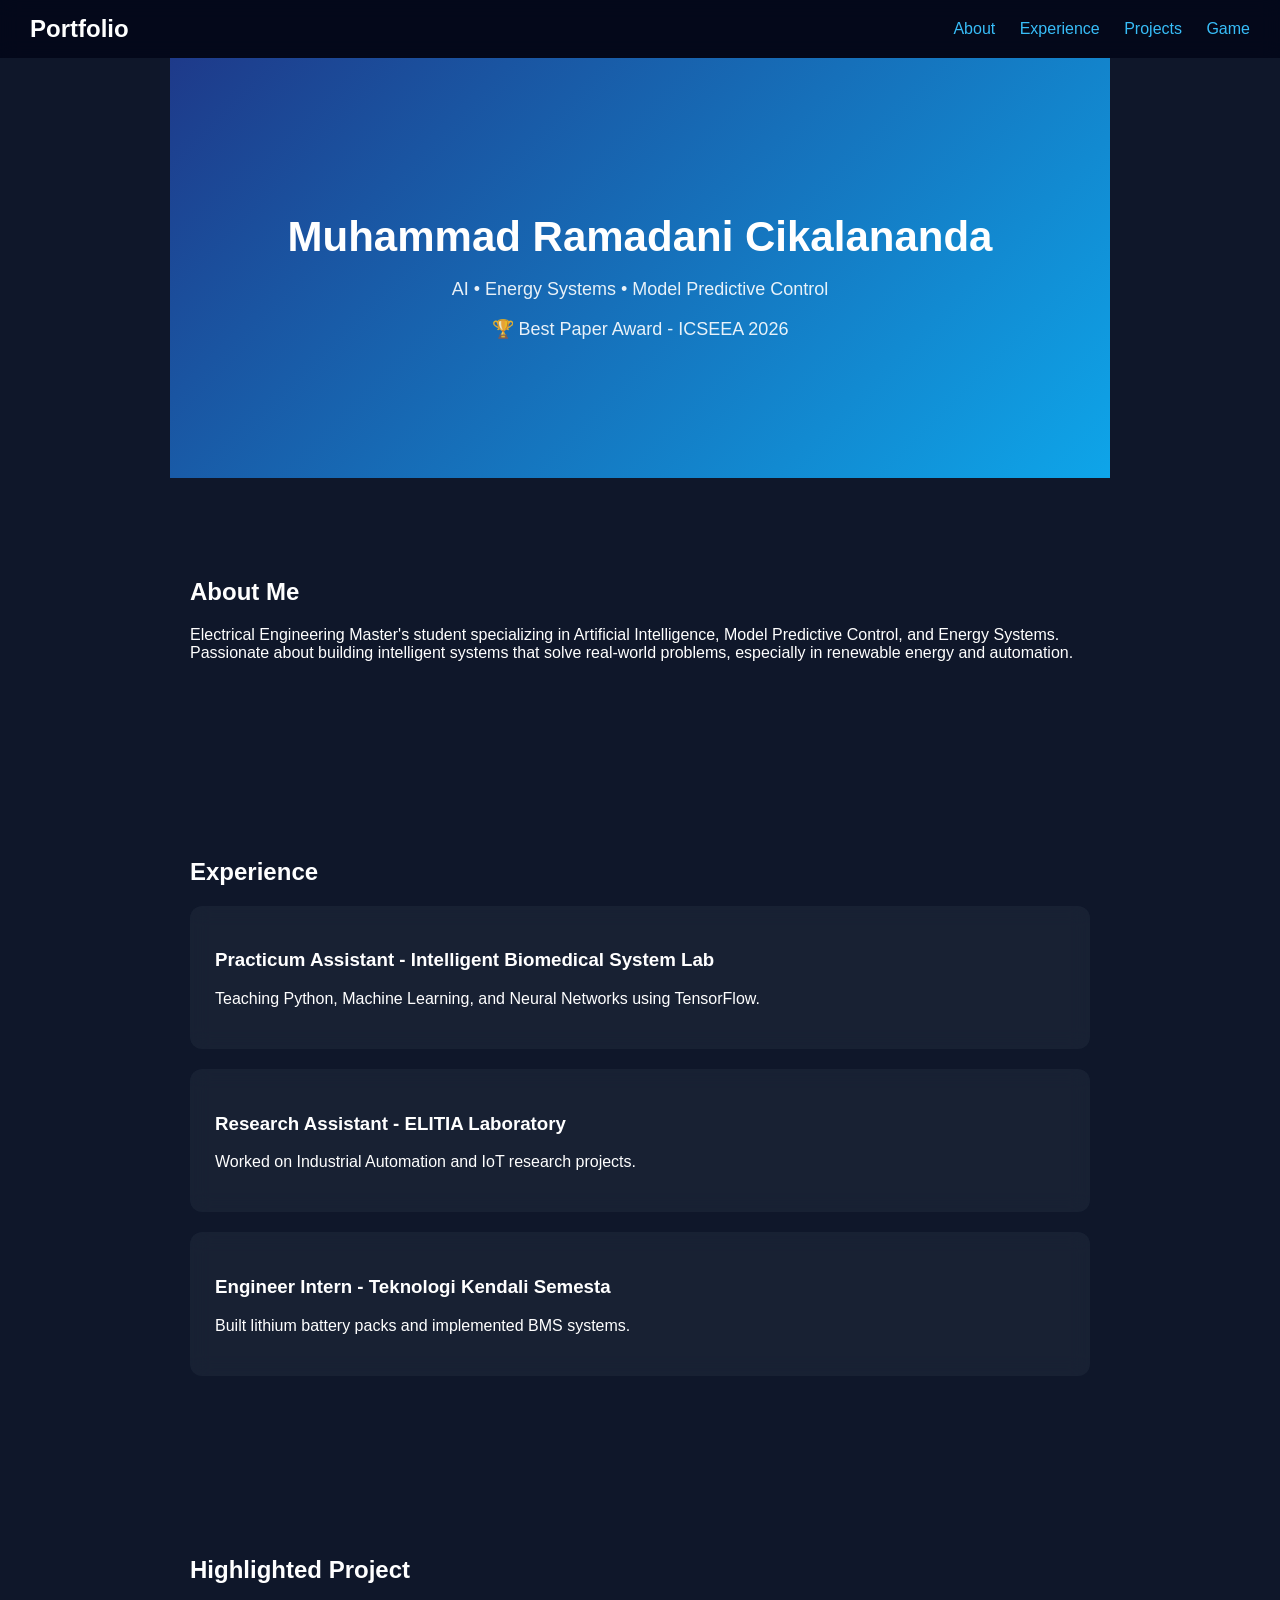
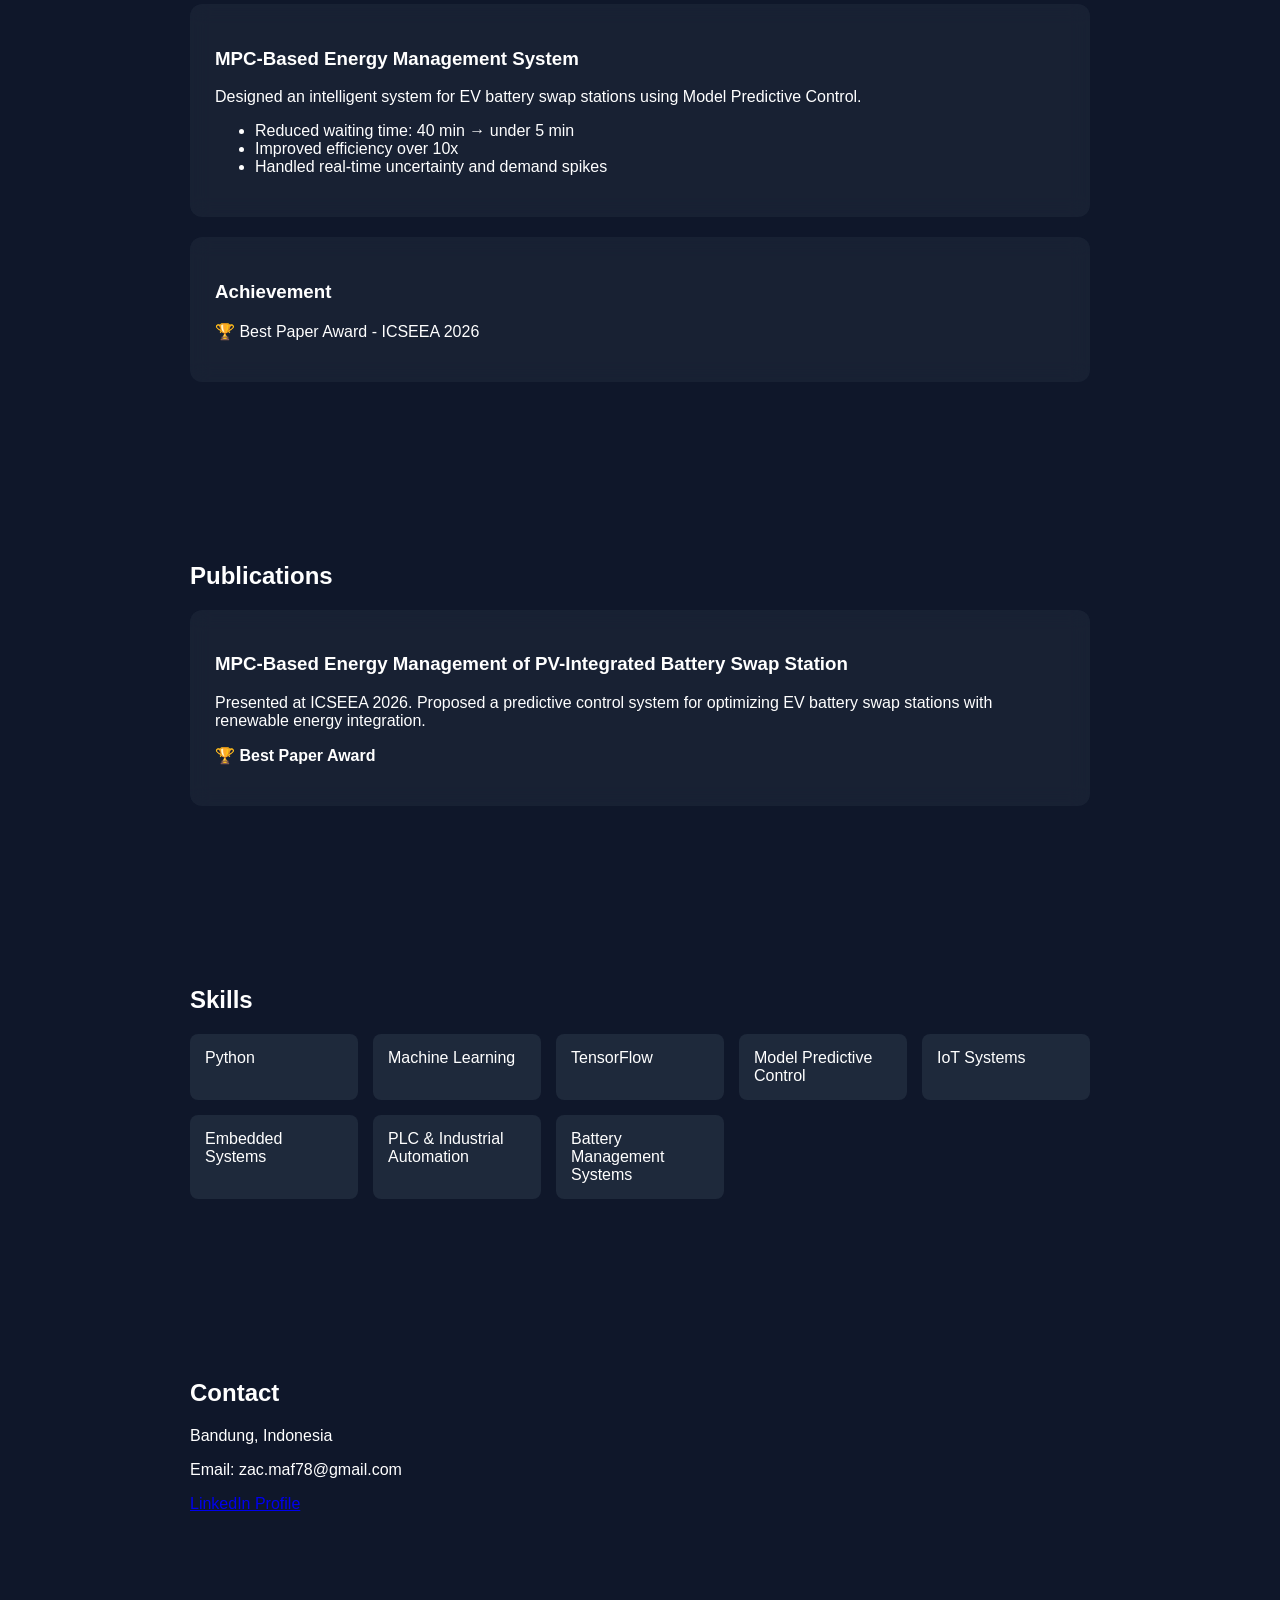
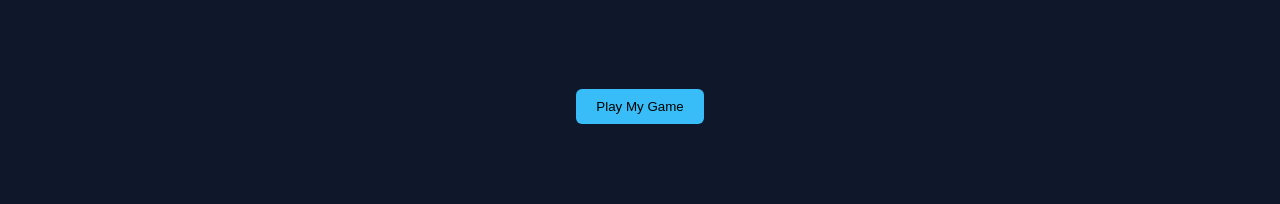
<file: index.html>
<!doctype html>
<html>
  <head>
    <title>Ramadani Portfolio</title>
    <link rel="stylesheet" href="style.css" />
  </head>
  <body>
    <nav>
      <h2>Portfolio</h2>
      <div>
        <a href="#about">About</a>
        <a href="#experience">Experience</a>
        <a href="#projects">Projects</a>
        <a href="#game">Game</a>
      </div>
    </nav>

    <section class="hero">
      <h1>Muhammad Ramadani Cikalananda</h1>
      <p>AI • Energy Systems • Model Predictive Control</p>
      <p>🏆 Best Paper Award - ICSEEA 2026</p>
    </section>

    <section class="hidden" id="about">
      <h2>About Me</h2>
      <p>
        Electrical Engineering Master's student specializing in Artificial
        Intelligence, Model Predictive Control, and Energy Systems. Passionate
        about building intelligent systems that solve real-world problems,
        especially in renewable energy and automation.
      </p>
    </section>

    <section class="hidden" id="experience">
      <h2>Experience</h2>

      <div class="card">
        <h3>Practicum Assistant - Intelligent Biomedical System Lab</h3>
        <p>
          Teaching Python, Machine Learning, and Neural Networks using
          TensorFlow.
        </p>
      </div>

      <div class="card">
        <h3>Research Assistant - ELITIA Laboratory</h3>
        <p>Worked on Industrial Automation and IoT research projects.</p>
      </div>

      <div class="card">
        <h3>Engineer Intern - Teknologi Kendali Semesta</h3>
        <p>Built lithium battery packs and implemented BMS systems.</p>
      </div>
    </section>

    <section class="hidden" id="projects">
      <h2>Highlighted Project</h2>

      <div class="card">
        <h3>MPC-Based Energy Management System</h3>
        <p>
          Designed an intelligent system for EV battery swap stations using
          Model Predictive Control.
        </p>
        <ul>
          <li>Reduced waiting time: 40 min → under 5 min</li>
          <li>Improved efficiency over 10x</li>
          <li>Handled real-time uncertainty and demand spikes</li>
        </ul>
      </div>

      <div class="card">
        <h3>Achievement</h3>
        <p>🏆 Best Paper Award - ICSEEA 2026</p>
      </div>
    </section>

    <section class="hidden" id="publications">
      <h2>Publications</h2>

      <div class="card">
        <h3>
          MPC-Based Energy Management of PV-Integrated Battery Swap Station
        </h3>
        <p>
          Presented at ICSEEA 2026. Proposed a predictive control system for
          optimizing EV battery swap stations with renewable energy integration.
        </p>
        <p><strong>🏆 Best Paper Award</strong></p>
      </div>
    </section>

    <section class="hidden" id="skills">
      <h2>Skills</h2>

      <div class="skills-grid">
        <div>Python</div>
        <div>Machine Learning</div>
        <div>TensorFlow</div>
        <div>Model Predictive Control</div>
        <div>IoT Systems</div>
        <div>Embedded Systems</div>
        <div>PLC & Industrial Automation</div>
        <div>Battery Management Systems</div>
      </div>
    </section>

    <section class="hidden" id="contact">
      <h2>Contact</h2>
      <p>Bandung, Indonesia</p>
      <p>Email: zac.maf78@gmail.com</p>
      <p>
        <a
          href="https://www.linkedin.com/in/muhammad-ramadani-cikalananda"
          target="_blank"
        >
          LinkedIn Profile
        </a>
      </p>
    </section>

    <section id="game" class="hidden">
      <a href="game/testgame.html">
        <button>Play My Game</button>
      </a>
    </section>

    <script src="game.js"></script>
  </body>
</html>
</file>
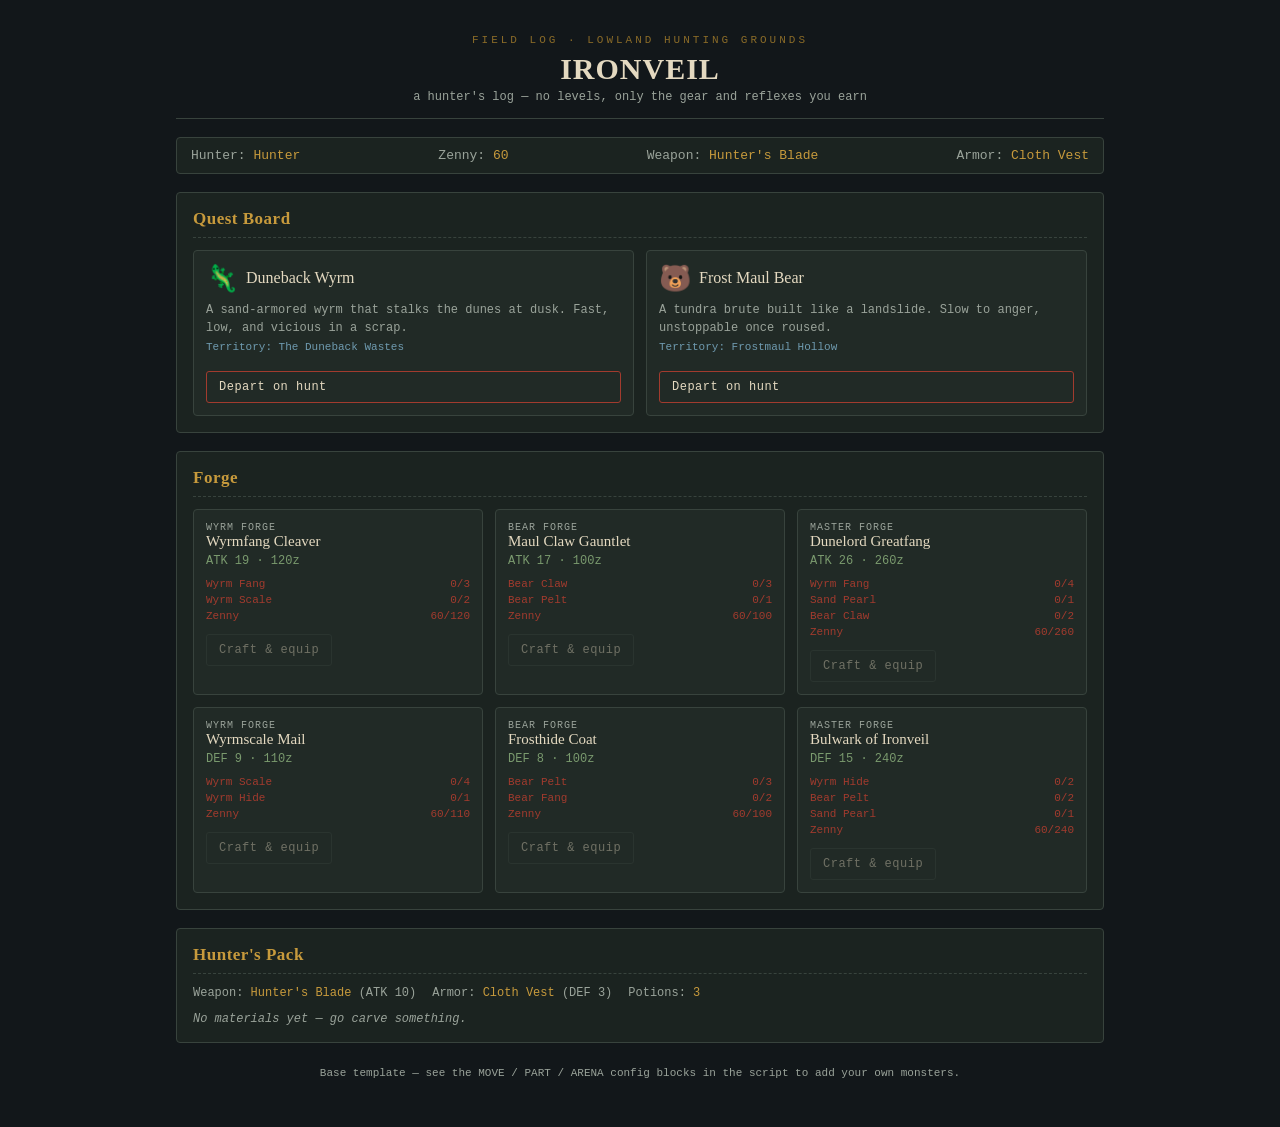
<file: testgame.html>
<!DOCTYPE html>
<html lang="en">
<head>
<meta charset="UTF-8">
<meta name="viewport" content="width=device-width, initial-scale=1.0">
<title>IRONVEIL — A Hunter's Log</title>
<style>
  :root{
    --bg:#12171a;
    --panel:#1b2320;
    --panel-alt:#212a26;
    --border:#38433d;
    --text:#e4d9c0;
    --text-dim:#9aa39a;
    --blood:#a23b2e;
    --blood-dim:#6e2c22;
    --gold:#c79a3c;
    --gold-dim:#8a6b28;
    --moss:#7a9a6e;
    --moss-dim:#4f6a47;
    --frost:#6f9bb0;
    --font-display: Georgia, 'Times New Roman', serif;
    --font-mono: 'Courier New', Courier, monospace;
  }
  @media (prefers-reduced-motion: reduce){
    *{ animation-duration:0.001s !important; transition-duration:0.001s !important; }
  }
  *{ box-sizing:border-box; }
  html,body{
    margin:0; padding:0; background:var(--bg); color:var(--text);
    font-family:var(--font-mono); min-height:100vh;
  }
  #app{ max-width:960px; margin:0 auto; padding:16px 16px 48px; }

  .banner{ text-align:center; padding:18px 10px 14px; border-bottom:1px solid var(--border); margin-bottom:18px; }
  .banner .eyebrow{ letter-spacing:3px; font-size:11px; color:var(--gold-dim); text-transform:uppercase; }
  .banner h1{ font-family:var(--font-display); font-size:30px; margin:6px 0 4px; letter-spacing:1px; color:var(--text); }
  .banner .sub{ font-size:12px; color:var(--text-dim); }

  .topbar{
    display:flex; justify-content:space-between; align-items:center; flex-wrap:wrap; gap:10px;
    background:var(--panel); border:1px solid var(--border); border-radius:4px;
    padding:10px 14px; margin-bottom:18px; font-size:13px;
  }
  .topbar .stat{ color:var(--text-dim); }
  .topbar .stat b{ color:var(--gold); font-weight:normal; }

  .panel{ background:var(--panel); border:1px solid var(--border); border-radius:4px; padding:16px; margin-bottom:18px; }
  .panel h2{ font-family:var(--font-display); font-size:17px; margin:0 0 12px; border-bottom:1px dashed var(--border); padding-bottom:8px; color:var(--gold); letter-spacing:0.5px; }

  .quest-grid{ display:grid; grid-template-columns:repeat(auto-fit,minmax(260px,1fr)); gap:12px; }
  .quest-card{ background:var(--panel-alt); border:1px solid var(--border); border-radius:4px; padding:12px; }
  .quest-card .qname{ font-family:var(--font-display); font-size:16px; color:var(--text); }
  .quest-card .qicon{ font-size:26px; margin-right:8px; vertical-align:middle; }
  .quest-card .qflavor{ font-size:12px; color:var(--text-dim); margin:6px 0 4px; line-height:1.5; }
  .quest-card .qarena{ font-size:11px; color:var(--frost); margin-bottom:10px; }

  button{
    font-family:var(--font-mono); background:var(--panel-alt); color:var(--text);
    border:1px solid var(--border); border-radius:3px; padding:8px 12px; cursor:pointer;
    font-size:12px; letter-spacing:0.5px;
  }
  button:hover:not(:disabled){ border-color:var(--gold-dim); color:var(--gold); }
  button:focus-visible{ outline:2px solid var(--gold); outline-offset:2px; }
  button:disabled{ opacity:0.4; cursor:not-allowed; }
  button.primary{ border-color:var(--blood); color:var(--text); }
  button.primary:hover:not(:disabled){ background:var(--blood-dim); color:var(--text); border-color:var(--blood); }
  button.dodge:hover:not(:disabled){ border-color:var(--frost); color:var(--frost); }
  button.wide{ width:100%; text-align:left; margin-top:8px; }

  .forge-grid{ display:grid; grid-template-columns:repeat(auto-fit,minmax(240px,1fr)); gap:12px; }
  .craft-card{ background:var(--panel-alt); border:1px solid var(--border); border-radius:4px; padding:12px; }
  .craft-card .cname{ font-family:var(--font-display); font-size:15px; }
  .craft-card .ctag{ font-size:10px; color:var(--text-dim); text-transform:uppercase; letter-spacing:1px; }
  .craft-card .cstat{ font-size:12px; color:var(--moss); margin:4px 0 8px; }
  .req-list{ list-style:none; margin:0 0 10px; padding:0; font-size:11px; }
  .req-list li{ display:flex; justify-content:space-between; padding:2px 0; color:var(--text-dim); }
  .req-list li.ok{ color:var(--moss); }
  .req-list li.bad{ color:var(--blood); }

  .inv-grid{ display:grid; grid-template-columns:repeat(auto-fit,minmax(140px,1fr)); gap:8px; font-size:12px; }
  .inv-item{ background:var(--panel-alt); border:1px solid var(--border); border-radius:3px; padding:6px 10px; display:flex; justify-content:space-between; }
  .inv-item span.n{ color:var(--text-dim); }
  .inv-empty{ color:var(--text-dim); font-size:12px; font-style:italic; }

  .equip-row{ display:flex; gap:16px; flex-wrap:wrap; font-size:12px; margin-top:4px; }
  .equip-row div{ color:var(--text-dim); }
  .equip-row b{ color:var(--gold); font-weight:normal; }

  .arena-tag{ font-size:11px; color:var(--frost); margin-bottom:12px; }
  .monster-head{ display:flex; align-items:center; gap:14px; margin-bottom:10px; }
  .monster-head .micon{ font-size:44px; }
  .monster-head .mname{ font-family:var(--font-display); font-size:22px; }
  .monster-head .mtag{
    display:inline-block; font-size:10px; letter-spacing:1px; text-transform:uppercase;
    color:var(--blood); border:1px solid var(--blood-dim); border-radius:3px; padding:2px 6px;
    margin-left:8px; vertical-align:middle;
  }

  .telegraph-banner{
    background:#26201a; border:1px solid var(--gold-dim); border-radius:4px;
    padding:10px 12px; margin:10px 0; font-size:12px; color:var(--gold); line-height:1.5;
  }
  .telegraph-banner .tt-label{ font-size:10px; letter-spacing:1px; text-transform:uppercase; color:var(--gold-dim); display:block; margin-bottom:4px; }

  .barwrap{ background:#0d1210; border:1px solid var(--border); border-radius:3px; height:14px; overflow:hidden; position:relative; }
  .barfill{ height:100%; transition:width 0.25s ease; }
  .barfill.hp{ background:var(--blood); }
  .barfill.stam{ background:var(--moss); }
  .barfill.part{ background:var(--gold-dim); }
  .barfill.broken{ background:#3a3a3a; }
  .barlabel{ font-size:11px; color:var(--text-dim); display:flex; justify-content:space-between; margin-bottom:3px; }

  .parts-grid{ display:grid; grid-template-columns:repeat(auto-fit,minmax(190px,1fr)); gap:10px; margin:14px 0; }
  .part-card{ background:var(--panel-alt); border:1px solid var(--border); border-radius:4px; padding:10px; }
  .part-card.broken{ border-style:dashed; border-color:#4a4a44; }
  .part-card .pname{ font-size:12px; letter-spacing:0.5px; display:flex; justify-content:space-between; align-items:center; }
  .part-tag{ font-size:9px; padding:1px 5px; border-radius:2px; letter-spacing:0.5px; }
  .part-tag.exposed{ background:var(--gold-dim); color:#1a1408; }
  .part-tag.spent{ background:#3a3a3a; color:var(--text-dim); }
  .part-tag.armored{ background:#3a2a1a; color:var(--frost); border:1px solid var(--frost); }
  .hint-row{ margin-top:5px; display:flex; gap:5px; flex-wrap:wrap; }
  .hint-chip{ font-size:9px; color:var(--text-dim); border:1px solid var(--border); border-radius:2px; padding:1px 5px; }

  .player-status{ display:flex; gap:20px; flex-wrap:wrap; margin:14px 0; }
  .player-status .col{ flex:1; min-width:180px; }

  .action-group-label{ font-size:10px; color:var(--text-dim); text-transform:uppercase; letter-spacing:1px; margin:10px 0 4px; }
  .actions{ display:grid; grid-template-columns:repeat(auto-fit,minmax(140px,1fr)); gap:8px; margin-bottom:6px; }

  .log{ background:#0d1210; border:1px solid var(--border); border-radius:4px; padding:10px 12px; height:190px; overflow-y:auto; font-size:12px; line-height:1.6; }
  .log div{ margin-bottom:2px; }
  .log .l-hit{ color:var(--text); }
  .log .l-crit{ color:var(--gold); }
  .log .l-dmg{ color:var(--blood); }
  .log .l-sys{ color:var(--text-dim); font-style:italic; }
  .log .l-break{ color:var(--gold); font-weight:bold; }
  .log .l-telegraph{ color:var(--frost); }
  .log .l-good{ color:var(--moss); }

  .overlay{ position:relative; margin-top:14px; background:var(--panel-alt); border:1px solid var(--gold-dim); border-radius:4px; padding:16px; }
  .overlay h3{ font-family:var(--font-display); color:var(--gold); margin:0 0 10px; }
  .loot-grid{ display:grid; grid-template-columns:repeat(auto-fit,minmax(120px,1fr)); gap:8px; margin:10px 0; }
  .loot-item{ background:var(--panel); border:1px solid var(--border); border-radius:3px; padding:6px 8px; font-size:12px; }

  .footer-note{ text-align:center; font-size:11px; color:var(--text-dim); margin-top:24px; }
  .hidden{ display:none !important; }
  ::-webkit-scrollbar{ width:8px; }
  ::-webkit-scrollbar-thumb{ background:var(--border); border-radius:4px; }
</style>
</head>
<body>
<div id="app">

  <div class="banner">
    <div class="eyebrow">Field Log · Lowland Hunting Grounds</div>
    <h1>IRONVEIL</h1>
    <div class="sub">a hunter's log — no levels, only the gear and reflexes you earn</div>
  </div>

  <div class="topbar">
    <div class="stat">Hunter: <b id="tb-name">—</b></div>
    <div class="stat">Zenny: <b id="tb-zenny">0</b></div>
    <div class="stat">Weapon: <b id="tb-weapon">—</b></div>
    <div class="stat">Armor: <b id="tb-armor">—</b></div>
  </div>

  <div id="village-screen"></div>
  <div id="hunt-screen" class="hidden"></div>

  <div class="footer-note">Base template — see the MOVE / PART / ARENA config blocks in the script to add your own monsters.</div>
</div>

<script>
/* =========================================================================
   CONFIG — everything a monster designer needs to touch lives below.

   MOVE fields:
     key            unique id
     type           'damage' (hurts the player) or 'debuff' (non-hp effect)
     telegraph      shown BEFORE the move lands (this round) — write it so the
                    wording hints which dodge direction reads correctly
     resolveText    shown WHEN the move actually lands
     dodgeType      'left' | 'right' | 'back' — the correct reaction
     blockable      can Guard reduce it? (false = must be dodged, not blocked)
     baseDamage     damage at neutral (non-enraged) power
     element        'none' | 'fire' | 'ice' — used against armor resistance

   PART fields:
     hitzone        {cut, blunt, fire, ice} 0-100ish — how much of an
                    attack's power actually transfers on a hit to this part
     exposedMultiplier  hitzone multiplier once THIS part is broken
                        (>1 = broken part is now a real weak point, not dead weight)
     requiresBroken     key of another part that must break first, or null
                        (thick plating protecting a softer part underneath)
     lockedMultiplier   hitzone multiplier while requiresBroken is unmet
     postBreakImmune    if true, hits here stop damaging monster.hp once broken
                         (the "one-time payload" pattern — use sparingly)
     disablesMoves      move keys removed from the pool once this part breaks
     unlocksMove        a move key added to the pool once this part breaks
========================================================================= */

const MOVES = {
  wyrm_bite:      { key:'wyrm_bite', type:'damage', dodgeType:'back', blockable:true, baseDamage:16, element:'none',
    telegraph:"The wyrm lowers its head and lunges its jaw forward — better to fall back than meet it head-on.",
    resolveText:"It snaps forward with a vicious bite!" },
  wyrm_tailwhip:  { key:'wyrm_tailwhip', type:'damage', dodgeType:'left', blockable:true, baseDamage:18, element:'none',
    telegraph:"Its tail curls out wide to the side, building for a sweep.",
    resolveText:"The tail whips through where you were standing!" },
  wyrm_spikeslam: { key:'wyrm_spikeslam', type:'damage', dodgeType:'right', blockable:false, baseDamage:20, element:'none',
    telegraph:"It rears up, spiked back arched — no guard will hold under this, better to step clear.",
    resolveText:"It slams its spiked back down like a hammer!" },
  wyrm_sandcharge:{ key:'wyrm_sandcharge', type:'damage', dodgeType:'right', blockable:true, baseDamage:14, element:'none',
    telegraph:"It digs its claws into the sand, coiling to rush you straight on.",
    resolveText:"It charges through the sand at full speed!" },
  wyrm_sandburst: { key:'wyrm_sandburst', type:'damage', dodgeType:'back', blockable:false, baseDamage:24, element:'fire',
    telegraph:"Its cracked belly glows from within — pressure is building fast, give it room.",
    resolveText:"The wyrm's belly erupts in a spray of superheated sand!" },

  bear_paw:       { key:'bear_paw', type:'damage', dodgeType:'left', blockable:true, baseDamage:15, element:'none',
    telegraph:"It raises a massive paw, claws catching the light.",
    resolveText:"A heavy paw swipe crashes toward you!" },
  bear_charge:    { key:'bear_charge', type:'damage', dodgeType:'right', blockable:true, baseDamage:18, element:'none',
    telegraph:"It plants its forelegs and lowers its head, ready to drive forward.",
    resolveText:"It charges in, head down!" },
  bear_slam:      { key:'bear_slam', type:'damage', dodgeType:'back', blockable:false, baseDamage:20, element:'none',
    telegraph:"Both forelegs rise together, poised to slam the ground — get clear, don't stand your ground.",
    resolveText:"It slams both forelegs down with tremendous force!" },
  bear_roar:      { key:'bear_roar', type:'debuff', dodgeType:'back', blockable:true, baseDamage:0, element:'none',
    telegraph:"It rears back on its hind legs, drawing breath for a roar.",
    resolveText:"A thunderous roar shakes the arena, rattling your nerves!" },
  bear_furybite:  { key:'bear_furybite', type:'damage', dodgeType:'left', blockable:false, baseDamage:26, element:'none',
    telegraph:"Wounded and furious, it lunges wildly with bared teeth — there is no pattern to read here, just move.",
    resolveText:"It lunges with reckless, wounded fury!" }
};

const MONSTERS = {
  wyrm: {
    id:'wyrm', name:'Duneback Wyrm', icon:'🦎', arenaKey:'dunes',
    flavor:"A sand-armored wyrm that stalks the dunes at dusk. Fast, low, and vicious in a scrap.",
    maxHp:320, defaultMoveKeys:['wyrm_bite','wyrm_tailwhip','wyrm_spikeslam','wyrm_sandcharge'],
    parts:[
      { key:'head', name:'Head', maxHp:80, hitzone:{cut:40,blunt:30,fire:15,ice:5},
        exposedMultiplier:1.35, requiresBroken:null, postBreakImmune:false,
        breakBonus:22, breakMsg:"The wyrm's jaw cracks — its bite loses its edge, and the wound stays raw and open.",
        rewards:['Wyrm Fang','Wyrm Fang','Wyrm Eye'], disablesMoves:['wyrm_bite'] },
      { key:'spikes', name:'Back Spikes', maxHp:100, hitzone:{cut:25,blunt:50,fire:10,ice:5},
        exposedMultiplier:1.3, requiresBroken:null, postBreakImmune:false,
        breakBonus:26, breakMsg:'Spikes shatter and rain into the sand!',
        rewards:['Wyrm Spike','Wyrm Spike','Wyrm Scale'], disablesMoves:['wyrm_spikeslam'] },
      { key:'tail', name:'Tail', maxHp:70, hitzone:{cut:45,blunt:25,fire:10,ice:5},
        exposedMultiplier:1.3, requiresBroken:null, postBreakImmune:false,
        breakBonus:16, breakMsg:'The tail drops — its sweeping strikes are gone for good.',
        rewards:['Wyrm Tail','Wyrm Scale'], disablesMoves:['wyrm_tailwhip'] },
      { key:'belly', name:'Belly', maxHp:90, hitzone:{cut:55,blunt:35,fire:10,ice:25},
        exposedMultiplier:1.2, requiresBroken:'spikes', lockedMultiplier:0.3, postBreakImmune:false,
        breakBonus:30, breakMsg:'The belly plating shatters — something glints beneath the wound!',
        rewards:['Wyrm Core'], unlocksMove:'wyrm_sandburst' }
    ],
    carveTable:['Wyrm Scale','Wyrm Scale','Wyrm Fang','Wyrm Hide','Sand Pearl'],
    zennyRange:[90,150]
  },
  bear: {
    id:'bear', name:'Frost Maul Bear', icon:'🐻', arenaKey:'tundra',
    flavor:"A tundra brute built like a landslide. Slow to anger, unstoppable once roused.",
    maxHp:300, defaultMoveKeys:['bear_paw','bear_charge','bear_slam','bear_roar'],
    parts:[
      { key:'head', name:'Head', maxHp:90, hitzone:{cut:35,blunt:45,fire:10,ice:15},
        exposedMultiplier:1.3, requiresBroken:null, postBreakImmune:false,
        breakBonus:24, breakMsg:"A solid hit staggers the bear — it reels, dazed, wound left raw.",
        rewards:['Bear Fang','Bear Fang'], disablesMoves:[] },
      { key:'forelegs', name:'Forelegs', maxHp:110, hitzone:{cut:30,blunt:55,fire:5,ice:10},
        exposedMultiplier:1.3, requiresBroken:null, postBreakImmune:false,
        breakBonus:26, breakMsg:'A foreleg buckles — it can no longer drive a charge.',
        rewards:['Bear Claw','Bear Claw','Bear Pelt'], disablesMoves:['bear_charge'] },
      { key:'hide', name:'Hide', maxHp:90, hitzone:{cut:20,blunt:35,fire:5,ice:35},
        exposedMultiplier:1.25, requiresBroken:null, postBreakImmune:false,
        breakBonus:18, breakMsg:'Thick hide splits open under the blow.',
        rewards:['Bear Pelt','Bear Pelt'], disablesMoves:[] },
      { key:'belly', name:'Belly', maxHp:80, hitzone:{cut:50,blunt:35,fire:5,ice:10},
        exposedMultiplier:1.2, requiresBroken:'hide', lockedMultiplier:0.3, postBreakImmune:true,
        breakBonus:28, breakMsg:"The bear's guard finally breaks — a decisive wound, though little more can be gained from it.",
        rewards:['Bear Heart'], unlocksMove:'bear_furybite' }
    ],
    carveTable:['Bear Pelt','Bear Claw','Bear Fang','Bear Pelt'],
    zennyRange:[80,140]
  }
};

/* Arena hazards fire on a timer: one round of warning, then the effect. */
const ARENAS = {
  dunes: {
    key:'dunes', name:'The Duneback Wastes',
    desc:'Wind-carved dunes stretch to the horizon, heat shimmering off the sand.',
    hazard:{ every:4,
      warnText:"The wind is rising — grit stings the air.",
      triggerText:"A sandstorm gust rips across the arena, blinding your footing!",
      effect(){ hunt.sandstormActive = true; } }
  },
  tundra: {
    key:'tundra', name:'Frostmaul Hollow',
    desc:'A frozen ravine choked with old ice falls and groaning glaciers.',
    hazard:{ every:5,
      warnText:"Ice creaks somewhere overhead — something's coming loose.",
      triggerText:"Chunks of ice crash down across the arena!",
      effect(){
        if (!hunt.playerGuardedThisRound){
          player.hp = Math.max(0, player.hp - 8);
          logMsg('Falling ice clips you for 8 damage.', 'l-dmg');
        } else {
          logMsg('You shelter against your guard as ice shatters around you.', 'l-good');
        }
      } }
  }
};

const WEAPONS = {
  basic:    { key:'basic',    name:"Hunter's Blade",    atk:10, damageType:'cut',   element:'none', elementPower:0,  tag:'Starter' },
  wyrmfang: { key:'wyrmfang', name:"Wyrmfang Cleaver",   atk:19, damageType:'cut',   element:'fire', elementPower:8,  tag:'Wyrm Forge', recipe:{'Wyrm Fang':3,'Wyrm Scale':2}, zenny:120 },
  bearclaw: { key:'bearclaw', name:"Maul Claw Gauntlet", atk:17, damageType:'blunt', element:'none', elementPower:0,  tag:'Bear Forge', recipe:{'Bear Claw':3,'Bear Pelt':1}, zenny:100 },
  dunelord: { key:'dunelord', name:"Dunelord Greatfang", atk:26, damageType:'cut',   element:'fire', elementPower:14, tag:'Master Forge', recipe:{'Wyrm Fang':4,'Sand Pearl':1,'Bear Claw':2}, zenny:260 }
};

const ARMORS = {
  basic:     { key:'basic',     name:"Cloth Vest",          def:3,  resist:{fire:0,ice:0},   tag:'Starter' },
  wyrmscale: { key:'wyrmscale', name:"Wyrmscale Mail",      def:9,  resist:{fire:20,ice:0},  tag:'Wyrm Forge', recipe:{'Wyrm Scale':4,'Wyrm Hide':1}, zenny:110 },
  frosthide: { key:'frosthide', name:"Frosthide Coat",      def:8,  resist:{fire:0,ice:20},  tag:'Bear Forge', recipe:{'Bear Pelt':3,'Bear Fang':2}, zenny:100 },
  bulwark:   { key:'bulwark',   name:"Bulwark of Ironveil", def:15, resist:{fire:10,ice:10}, tag:'Master Forge', recipe:{'Wyrm Hide':2,'Bear Pelt':2,'Sand Pearl':1}, zenny:240 }
};

/* ---------- STATE ---------- */

let player = {
  name:'Hunter',
  maxHp:120, hp:120,
  maxStamina:100, stamina:100,
  weapon:'basic', armor:'basic',
  zenny:60,
  potions:3,
  materials:{},
  stats:{ hunts:0, victories:0, fled:0, defeats:0 },
  trophies:{}
};

let hunt = null;
let villageTab = 'quests';
let saveStatusMsg = '';

/* ---------- HELPERS ---------- */

function rand(min,max){ return Math.random()*(max-min)+min; }
function randInt(min,max){ return Math.floor(rand(min,max+1)); }
function clamp(v,min,max){ return Math.max(min,Math.min(max,v)); }
function pct(v,max){ return clamp((v/max)*100,0,100); }
function addMat(name,n){ player.materials[name] = (player.materials[name]||0) + n; }
function currentWeapon(){ return WEAPONS[player.weapon]; }
function currentArmor(){ return ARMORS[player.armor]; }
function escapeHtml(s){ return String(s).replace(/[&<>"']/g, c => ({'&':'&amp;','<':'&lt;','>':'&gt;','"':'&quot;',"'":'&#39;'}[c])); }

/* ---------- SAVE / LOAD (portable code, no browser storage) ---------- */

const SAVE_TAG = 'IRONVEIL1';

function generateSaveCode(){
  try{
    const payload = JSON.stringify(player);
    return SAVE_TAG + ':' + btoa(encodeURIComponent(payload));
  } catch(e){
    return '';
  }
}

function loadSaveCode(code){
  try{
    code = (code||'').trim();
    if (!code.startsWith(SAVE_TAG+':')) throw new Error('bad tag');
    const payload = decodeURIComponent(atob(code.slice(SAVE_TAG.length+1)));
    const loaded = JSON.parse(payload);
    if (!loaded || typeof loaded !== 'object' || !loaded.materials) throw new Error('bad shape');
    loaded.stats = loaded.stats || { hunts:0, victories:0, fled:0, defeats:0 };
    loaded.trophies = loaded.trophies || {};
    player = loaded;
    return true;
  } catch(e){
    return false;
  }
}

/* ---------- TOPBAR ---------- */

function renderTopbar(){
  document.getElementById('tb-name').textContent = player.name;
  document.getElementById('tb-zenny').textContent = player.zenny;
  document.getElementById('tb-weapon').textContent = currentWeapon().name;
  document.getElementById('tb-armor').textContent = currentArmor().name;
}

/* ---------- VILLAGE SCREEN ---------- */

function renderVillage(){
  document.getElementById('hunt-screen').classList.add('hidden');
  const v = document.getElementById('village-screen');
  v.classList.remove('hidden');

  const questCards = Object.values(MONSTERS).map(m => `
    <div class="quest-card">
      <div><span class="qicon">${m.icon}</span><span class="qname">${m.name}</span></div>
      <div class="qflavor">${m.flavor}</div>
      <div class="qarena">Territory: ${ARENAS[m.arenaKey].name}</div>
      <button class="primary wide" onclick="startHunt('${m.id}')">Depart on hunt</button>
    </div>
  `).join('');

  const forgeCards = [...Object.values(WEAPONS), ...Object.values(ARMORS)]
    .filter(item => item.recipe).map(item => renderCraftCard(item)).join('');

  const matEntries = Object.entries(player.materials).filter(([,n]) => n > 0);
  const invHtml = matEntries.length
    ? `<div class="inv-grid">${matEntries.map(([n,c]) => `<div class="inv-item"><span>${n}</span><span class="n">x${c}</span></div>`).join('')}</div>`
    : `<div class="inv-empty">No materials yet — go carve something.</div>`;

  v.innerHTML = `
    <div class="panel">
      <h2>Quest Board</h2>
      <div class="quest-grid">${questCards}</div>
    </div>
    <div class="panel">
      <h2>Forge</h2>
      <div class="forge-grid">${forgeCards}</div>
    </div>
    <div class="panel">
      <h2>Hunter's Pack</h2>
      <div class="equip-row">
        <div>Weapon: <b>${currentWeapon().name}</b> (ATK ${currentWeapon().atk}${currentWeapon().element!=='none' ? ', +'+currentWeapon().elementPower+' '+currentWeapon().element : ''})</div>
        <div>Armor: <b>${currentArmor().name}</b> (DEF ${currentArmor().def})</div>
        <div>Potions: <b>${player.potions}</b></div>
      </div>
      <div style="margin-top:12px;">${invHtml}</div>
    </div>
  `;
  renderTopbar();
}

function renderCraftCard(item){
  const isWeapon = 'atk' in item;
  const equipped = isWeapon ? player.weapon === item.key : player.armor === item.key;
  const reqRows = Object.entries(item.recipe).map(([mat,need]) => {
    const have = player.materials[mat] || 0;
    const ok = have >= need;
    return `<li class="${ok?'ok':'bad'}"><span>${mat}</span><span>${have}/${need}</span></li>`;
  }).join('');
  const zennyOk = player.zenny >= item.zenny;
  const allOk = zennyOk && Object.entries(item.recipe).every(([mat,need]) => (player.materials[mat]||0) >= need);

  return `
    <div class="craft-card">
      <div class="ctag">${item.tag}</div>
      <div class="cname">${item.name}</div>
      <div class="cstat">${isWeapon ? 'ATK '+item.atk : 'DEF '+item.def} · ${item.zenny}z</div>
      <ul class="req-list">
        ${reqRows}
        <li class="${zennyOk?'ok':'bad'}"><span>Zenny</span><span>${player.zenny}/${item.zenny}</span></li>
      </ul>
      <button ${allOk?'':'disabled'} ${equipped?'disabled':''} onclick="craftItem('${item.key}', ${isWeapon})">
        ${equipped ? 'Equipped' : 'Craft & equip'}
      </button>
    </div>
  `;
}

function craftItem(key, isWeapon){
  const item = isWeapon ? WEAPONS[key] : ARMORS[key];
  if (!item || !item.recipe) return;
  const canAfford = player.zenny >= item.zenny &&
    Object.entries(item.recipe).every(([mat,need]) => (player.materials[mat]||0) >= need);
  if (!canAfford) return;
  player.zenny -= item.zenny;
  Object.entries(item.recipe).forEach(([mat,need]) => addMat(mat, -need));
  if (isWeapon) player.weapon = key; else player.armor = key;
  renderVillage();
}

/* ---------- HUNT SETUP ---------- */

function startHunt(monsterId){
  const template = MONSTERS[monsterId];
  const monster = JSON.parse(JSON.stringify(template));
  monster.hp = monster.maxHp;
  monster.enraged = false;
  monster.parts.forEach(p => { p.hp = p.maxHp; p.broken = false; });

  hunt = { monster, pendingMove:null, turnCount:0, sandstormActive:false, playerGuardedThisRound:false, log:[], over:false };
  player.hp = player.maxHp;
  player.stamina = player.maxStamina;

  const arena = ARENAS[monster.arenaKey];
  logMsg(`You track the ${monster.name} into ${arena.name}. ${arena.desc}`, 'l-sys');
  renderHunt();
}

function endHunt(result){
  hunt.over = true;
  let rewardsHtml = '';

  player.stats.hunts += 1;
  if (result === 'victory') player.stats.victories += 1;
  else if (result === 'flee') player.stats.fled += 1;
  else if (result === 'defeat') player.stats.defeats += 1;

  if (result === 'victory'){
    player.trophies[hunt.monster.id] = (player.trophies[hunt.monster.id]||0) + 1;
    const loot = {};
    hunt.monster.parts.forEach(p => {
      if (p.broken){
        const pick = p.rewards[randInt(0, p.rewards.length-1)];
        loot[pick] = (loot[pick]||0) + 1;
      }
    });
    for (let i=0;i<3;i++){
      const pick = hunt.monster.carveTable[randInt(0, hunt.monster.carveTable.length-1)];
      loot[pick] = (loot[pick]||0) + 1;
    }
    const zennyGain = randInt(hunt.monster.zennyRange[0], hunt.monster.zennyRange[1]);
    Object.entries(loot).forEach(([n,c]) => addMat(n,c));
    player.zenny += zennyGain;

    rewardsHtml = `
      <h3>Hunt successful</h3>
      <p style="font-size:13px;color:var(--text-dim);">The ${hunt.monster.name} has been felled. You carve what you can before it's claimed by the terrain.</p>
      <div class="loot-grid">
        ${Object.entries(loot).map(([n,c]) => `<div class="loot-item">${n} <span style="color:var(--gold);float:right;">x${c}</span></div>`).join('')}
        <div class="loot-item">Zenny <span style="color:var(--gold);float:right;">+${zennyGain}</span></div>
      </div>
    `;
  } else if (result === 'defeat'){
    rewardsHtml = `
      <h3>You were carried back to camp</h3>
      <p style="font-size:13px;color:var(--text-dim);">The ${hunt.monster.name} proved too much this time. No materials recovered — rest up and try again.</p>
    `;
  } else {
    rewardsHtml = `
      <h3>You withdrew from the hunt</h3>
      <p style="font-size:13px;color:var(--text-dim);">Sometimes the wiser hunter lives to track another day.</p>
    `;
  }

  player.hp = player.maxHp;
  player.stamina = player.maxStamina;

  const h = document.getElementById('hunt-screen');
  h.innerHTML += `<div class="overlay">${rewardsHtml}<button class="primary" style="margin-top:10px;" onclick="renderVillage()">Return to camp</button></div>`;
}

/* ---------- LOG ---------- */

function logMsg(text, cls){
  hunt.log.push({text, cls: cls || 'l-hit'});
  renderLog();
}

function renderLog(){
  const el = document.getElementById('hunt-log');
  if (!el) return;
  el.innerHTML = hunt.log.map(l => `<div class="${l.cls}">${escapeHtml(l.text)}</div>`).join('');
  el.scrollTop = el.scrollHeight;
}

/* ---------- PART / HITZONE HELPERS ---------- */

function partBrokenMap(m){
  const map = {};
  m.parts.forEach(p => { map[p.key] = p.broken; });
  return map;
}

function hitzoneMultiplier(part){
  let mult = 1;
  if (part.requiresBroken && !part.broken){
    const prereq = hunt.monster.parts.find(p => p.key === part.requiresBroken);
    if (!prereq || !prereq.broken) mult *= part.lockedMultiplier;
  }
  if (part.broken) mult *= part.exposedMultiplier;
  return mult;
}

function headBroken(m){ const p = m.parts.find(p => p.key === 'head'); return p && p.broken; }
function tailBroken(m){ const p = m.parts.find(p => p.key === 'tail'); return p && p.broken; }

function hitzoneHints(part){
  const labels = [];
  const physType = part.hitzone.cut >= part.hitzone.blunt ? 'Cut' : 'Blunt';
  const physVal = Math.max(part.hitzone.cut, part.hitzone.blunt);
  if (physVal >= 45) labels.push('Weak: '+physType);
  if (part.hitzone.fire >= 20) labels.push('Weak: Fire');
  if (part.hitzone.ice >= 20) labels.push('Weak: Ice');
  return labels;
}

function availableMoves(m){
  const active = new Set(m.defaultMoveKeys);
  m.parts.forEach(p => {
    if (p.broken){
      (p.disablesMoves||[]).forEach(k => active.delete(k));
      if (p.unlocksMove) active.add(p.unlocksMove);
    }
  });
  return [...active].map(k => MOVES[k]).filter(Boolean);
}

function pickMove(pool, enraged){
  let candidates = pool;
  if (enraged){
    const dmgMoves = pool.filter(mv => mv.type !== 'debuff');
    if (dmgMoves.length && Math.random() < 0.75) candidates = dmgMoves;
  }
  return candidates[randInt(0, candidates.length-1)];
}

/* ---------- PLAYER ACTIONS ---------- */

function playerAction(actionType, payload){
  if (hunt.over) return;
  payload = payload || {};
  hunt.playerGuardedThisRound = (actionType === 'guard');

  if (actionType === 'flee'){
    handleFlee();
    return;
  }

  if (hunt.pendingMove){
    resolvePendingMove(actionType, payload);
    if (player.hp <= 0){ endHunt('defeat'); return; }
  }

  if (actionType === 'attack') doPlayerAttack(payload.partKey);
  else if (actionType === 'guard') doPlayerGuardSelf();
  else if (actionType === 'item') doPlayerItem();
  else if (actionType === 'dodge' && !hunt.pendingMoveWasJustResolved) doPlayerDodgeSelf();

  hunt.pendingMoveWasJustResolved = false;
  if (hunt.over) return;
  if (player.hp <= 0){ endHunt('defeat'); return; }

  monsterTelegraphPhase();
  renderHunt();
}

function doPlayerAttack(partKey){
  const cost = 20;
  if (player.stamina < cost){
    logMsg("You're too winded to swing hard. Wait for stamina to recover.", 'l-sys');
    return;
  }
  player.stamina -= cost;

  const m = hunt.monster;
  const part = m.parts.find(p => p.key === partKey);
  const weapon = currentWeapon();
  const mult = hitzoneMultiplier(part);

  let physical = weapon.atk * (part.hitzone[weapon.damageType]/100) * mult;
  let elemental = 0;
  if (weapon.element !== 'none'){
    elemental = weapon.elementPower * (part.hitzone[weapon.element]/100) * mult;
  }
  let dmg = Math.round((physical + elemental) * rand(0.85,1.2));
  const crit = Math.random() < 0.15;
  if (crit) dmg = Math.round(dmg * 1.5);
  dmg = Math.max(1, dmg);

  const wasBrokenAlready = part.broken;
  part.hp = Math.max(0, part.hp - dmg);

  if (!(part.broken && part.postBreakImmune)){
    m.hp = Math.max(0, m.hp - dmg);
  }

  logMsg(`You strike the ${part.name.toLowerCase()} for ${dmg} damage.${crit ? ' A solid hit!' : ''}`, crit ? 'l-crit' : 'l-hit');

  if (part.hp <= 0 && !wasBrokenAlready){
    part.broken = true;
    m.hp = Math.max(0, m.hp - part.breakBonus);
    logMsg(`${part.breakMsg} (+${part.breakBonus} bonus damage)`, 'l-break');
  }

  if (!m.enraged && m.hp <= m.maxHp * 0.3){
    m.enraged = true;
    logMsg(`The ${m.name} is enraged! Its attacks grow fiercer.`, 'l-dmg');
  }

  if (m.hp <= 0){
    logMsg(`The ${m.name} collapses. The hunt is over.`, 'l-break');
    endHunt('victory');
  }
}

function doPlayerGuardSelf(){
  player.stamina = Math.min(player.maxStamina, player.stamina + 20);
  if (!hunt.pendingMove){
    logMsg('You settle into a ready stance, catching your breath.', 'l-sys');
  }
}

function doPlayerItem(){
  if (player.potions <= 0){
    logMsg('No potions left in your pack.', 'l-sys');
    return;
  }
  player.potions -= 1;
  player.hp = Math.min(player.maxHp, player.hp + 40);
  logMsg('You down a potion, recovering 40 HP.', 'l-sys');
}

function doPlayerDodgeSelf(){
  player.stamina = Math.min(player.maxStamina, player.stamina + 10);
  logMsg('You reposition, staying light on your feet.', 'l-sys');
}

function handleFlee(){
  if (Math.random() < 0.75){
    logMsg('You break away and retreat from the hunting grounds.', 'l-sys');
    hunt.pendingMove = null;
    endHunt('flee');
    return;
  }
  logMsg("You can't find an opening to escape!", 'l-sys');
  if (hunt.pendingMove){
    resolvePendingMove('flee_fail', {});
    if (player.hp <= 0){ endHunt('defeat'); return; }
  }
  monsterTelegraphPhase();
  renderHunt();
}

/* ---------- RESOLVING THE MONSTER'S TELEGRAPHED MOVE ---------- */

function resolvePendingMove(actionType, payload){
  const move = hunt.pendingMove;
  const m = hunt.monster;

  if (headBroken(m) && Math.random() < 0.15){
    logMsg("Dazed from its wound, the attack fizzles before it lands!", 'l-good');
    hunt.pendingMove = null;
    hunt.sandstormActive = false;
    return;
  }

  let outcome;
  if (actionType === 'dodge'){
    outcome = (payload.dir === move.dodgeType)
      ? (hunt.sandstormActive ? 'partial' : 'perfect')
      : 'partial';
  } else if (actionType === 'guard' && move.blockable){
    outcome = 'blocked';
  } else if (actionType === 'guard' && !move.blockable){
    outcome = 'guardFail';
  } else {
    outcome = 'full';
  }

  const dmgMult = { perfect:0, partial:0.5, blocked:0.35, guardFail:0.9, full:1 }[outcome];

  if (move.type === 'debuff'){
    const staminaLoss = Math.round(20 * dmgMult);
    player.stamina = Math.max(0, player.stamina - staminaLoss);
    if (outcome === 'perfect') logMsg('You brace through the roar, unshaken.', 'l-good');
    else logMsg(`${move.resolveText} You lose ${staminaLoss} stamina.`, 'l-dmg');
  } else {
    let dmg = Math.round(move.baseDamage * (m.enraged ? 1.25 : 1) * (tailBroken(m) ? 0.9 : 1) * dmgMult);
    if (move.element !== 'none'){
      const resist = currentArmor().resist[move.element] || 0;
      dmg = Math.round(dmg * (1 - resist/100));
    }
    if (dmg > 0){
      dmg = Math.max(1, dmg - Math.round(currentArmor().def * 0.5));
      player.hp = Math.max(0, player.hp - dmg);
    }
    if (outcome === 'perfect') logMsg(`${move.resolveText} You read it perfectly and dodge clean.`, 'l-good');
    else if (outcome === 'guardFail') logMsg(`${move.resolveText} Your guard does nothing against this — you take ${dmg} damage.`, 'l-dmg');
    else if (dmg > 0) logMsg(`${move.resolveText} You take ${dmg} damage.`, 'l-dmg');
    else logMsg(`${move.resolveText} You avoid it entirely.`, 'l-good');
  }

  hunt.pendingMove = null;
  hunt.sandstormActive = false;
  hunt.pendingMoveWasJustResolved = true;
}

/* ---------- MONSTER TELEGRAPH + ARENA ---------- */

function monsterTelegraphPhase(){
  const m = hunt.monster;
  const pool = availableMoves(m);
  const chosen = pickMove(pool, m.enraged);
  hunt.pendingMove = chosen;
  logMsg(chosen.telegraph, 'l-telegraph');

  hunt.turnCount++;
  checkArenaHazard();
}

function checkArenaHazard(){
  const arena = ARENAS[hunt.monster.arenaKey];
  if (!arena || !arena.hazard) return;
  const { every, warnText, triggerText, effect } = arena.hazard;
  const t = hunt.turnCount;
  if (t % every === every - 1){
    logMsg(warnText, 'l-sys');
  } else if (t % every === 0 && t > 0){
    logMsg(triggerText, 'l-sys');
    effect();
  }
}

/* ---------- HUNT SCREEN RENDER ---------- */

function renderHunt(){
  document.getElementById('village-screen').classList.add('hidden');
  const h = document.getElementById('hunt-screen');
  h.classList.remove('hidden');

  const m = hunt.monster;
  const weapon = currentWeapon();
  const arena = ARENAS[m.arenaKey];

  const partsHtml = m.parts.map(p => {
    const locked = p.requiresBroken && !m.parts.find(x => x.key === p.requiresBroken).broken;
    let tag = '';
    if (p.broken && p.postBreakImmune) tag = '<span class="part-tag spent">SPENT</span>';
    else if (p.broken) tag = '<span class="part-tag exposed">EXPOSED</span>';
    else if (locked) tag = '<span class="part-tag armored">ARMORED</span>';
    const hints = hitzoneHints(p).map(hn => `<span class="hint-chip">${hn}</span>`).join('');
    return `
      <div class="part-card ${p.broken?'broken':''}">
        <div class="pname"><span>${p.name}</span>${tag}</div>
        <div class="barwrap" style="margin-top:6px;">
          <div class="barfill ${p.broken?'broken':'part'}" style="width:${pct(p.hp,p.maxHp)}%"></div>
        </div>
        <div class="hint-row">${hints}</div>
        <button class="wide" style="margin-top:8px;" onclick="playerAction('attack',{partKey:'${p.key}'})">Attack ${p.name.toLowerCase()}</button>
      </div>
    `;
  }).join('');

  const telegraphHtml = hunt.pendingMove ? `
    <div class="telegraph-banner">
      <span class="tt-label">Incoming — ${hunt.pendingMove.blockable ? 'blockable' : 'must be dodged'}</span>
      ${hunt.pendingMove.telegraph}
    </div>
  ` : `
    <div class="telegraph-banner" style="border-color:var(--border); color:var(--text-dim);">
      <span class="tt-label">Reading the field</span>
      No move telegraphed yet — act to see what it does next.
    </div>
  `;

  h.innerHTML = `
    <div class="panel">
      <div class="arena-tag">${arena.name} — ${arena.desc}</div>
      <div class="monster-head">
        <span class="micon">${m.icon}</span>
        <div>
          <span class="mname">${m.name}</span>
          ${m.enraged ? '<span class="mtag">Enraged</span>' : ''}
        </div>
      </div>
      <div class="barlabel"><span>Vitality</span><span>${m.hp} / ${m.maxHp}</span></div>
      <div class="barwrap"><div class="barfill hp" style="width:${pct(m.hp,m.maxHp)}%"></div></div>

      ${telegraphHtml}

      <div class="parts-grid">${partsHtml}</div>

      <div class="player-status">
        <div class="col">
          <div class="barlabel"><span>Your HP</span><span>${player.hp} / ${player.maxHp}</span></div>
          <div class="barwrap"><div class="barfill hp" style="width:${pct(player.hp,player.maxHp)}%"></div></div>
        </div>
        <div class="col">
          <div class="barlabel"><span>Stamina</span><span>${player.stamina} / ${player.maxStamina}</span></div>
          <div class="barwrap"><div class="barfill stam" style="width:${pct(player.stamina,player.maxStamina)}%"></div></div>
        </div>
      </div>

      <div class="action-group-label">Dodge (react to the telegraph)</div>
      <div class="actions">
        <button class="dodge" onclick="playerAction('dodge',{dir:'left'})">Dodge left</button>
        <button class="dodge" onclick="playerAction('dodge',{dir:'right'})">Dodge right</button>
        <button class="dodge" onclick="playerAction('dodge',{dir:'back'})">Dodge back</button>
      </div>

      <div class="action-group-label">Other actions</div>
      <div class="actions">
        <button onclick="playerAction('guard')">Guard</button>
        <button onclick="playerAction('item')" ${player.potions<=0?'disabled':''}>Use potion (${player.potions})</button>
        <button onclick="playerAction('flee')">Flee hunt</button>
      </div>
      <div style="font-size:11px;color:var(--text-dim);margin-bottom:8px;">Weapon: ${weapon.name} (ATK ${weapon.atk}) · attacks cost 20 stamina · dodging ignores your weapon's swing this round</div>

      <div id="hunt-log" class="log"></div>
    </div>
  `;
  renderLog();
  renderTopbar();
}

/* ---------- INIT ---------- */

renderVillage();
</script>
</body>
</html>
</file>
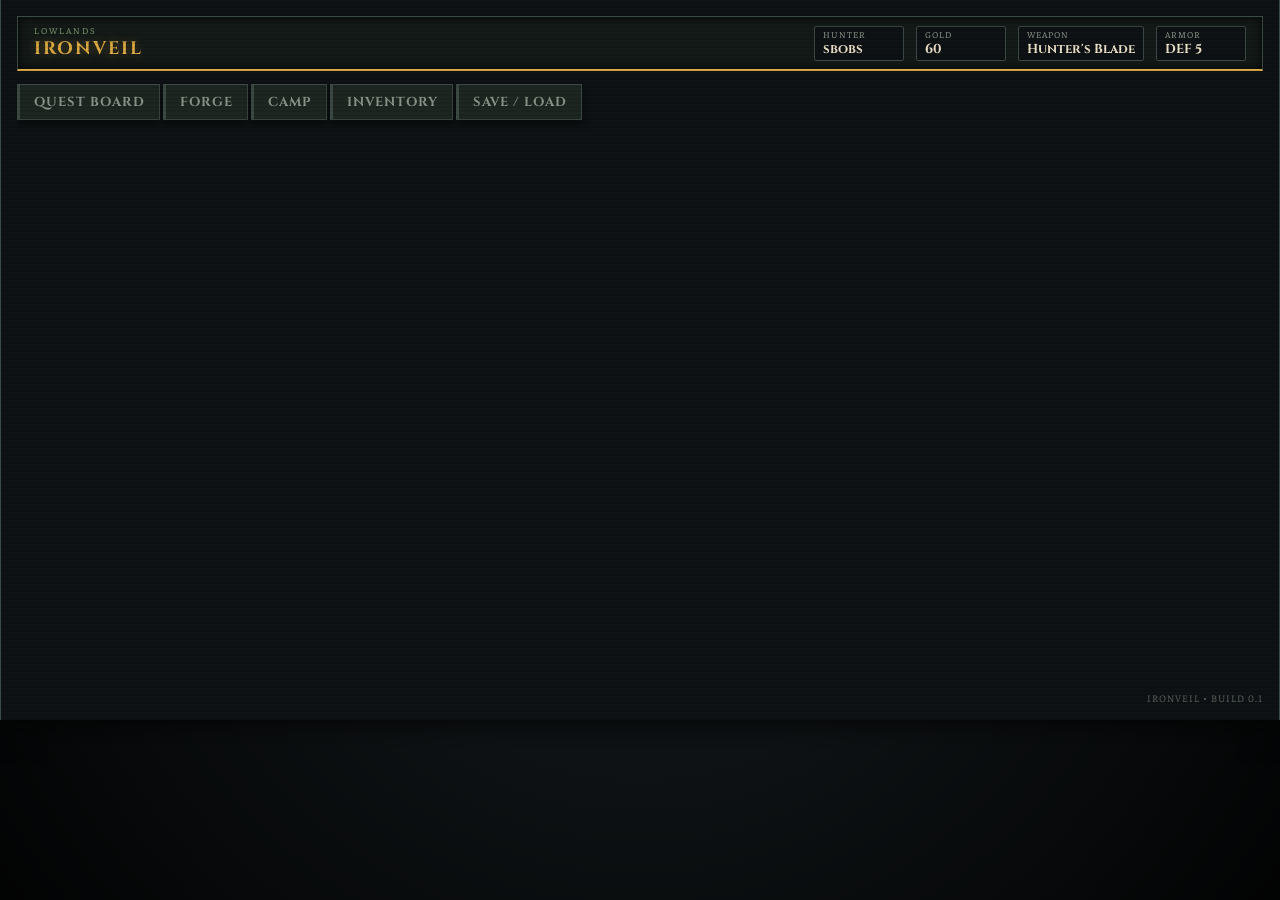
<file: game/testgame.html>
<!doctype html>
<html lang="en">
  <head>
    <meta charset="UTF-8" />
    <meta name="viewport" content="width=device-width, initial-scale=1.0" />

    <title>IRONVEIL — A Hunter's Log</title>

    <link rel="stylesheet" href="css/variables.css" />
    <link rel="stylesheet" href="css/base.css" />
    <link rel="stylesheet" href="css/common.css" />
    <link rel="stylesheet" href="css/layout.css" />
    <link rel="stylesheet" href="css/components.css" />
    <link rel="stylesheet" href="css/buttons.css" />
    <link rel="stylesheet" href="css/forge.css" />
    <link rel="stylesheet" href="css/inventory.css" />
    <link rel="stylesheet" href="css/combat.css" />
    <link rel="stylesheet" href="css/utilities.css" />
    <link rel="stylesheet" href="css/questboard.css" />
  </head>

  <body>
    <main id="app">
      <!-- Game HUD Header Bar -->
      <header class="hud-topbar" aria-label="Hunter Status">
        <div class="hud-brand">
          <span class="eyebrow">LOWLANDS</span>
          <h1 class="title">IRONVEIL</h1>
        </div>

        <div class="hud-stats">
          <div class="stat-badge">
            <span class="label">HUNTER</span>
            <b id="tb-name">—</b>
          </div>
          <div class="stat-badge">
            <span class="label">GOLD</span>
            <b id="tb-goldcoin">0</b>
          </div>
          <div class="stat-badge">
            <span class="label">WEAPON</span>
            <b id="tb-weapon">—</b>
          </div>
          <div class="stat-badge">
            <span class="label">ARMOR</span>
            <b id="tb-armor">—</b>
          </div>
        </div>
      </header>

      <!-- Main Game Canvas / Viewport Area -->
      <div class="game-viewport">
        <div id="world">
          <section id="village-screen"></section>
          <section id="hunt-screen" class="hidden"></section>
        </div>

        <div id="overlay-layer">
          <div class="panel-shell">
            <div class="panel-header">
              <h2></h2>

              <button class="panel-close">✕</button>
            </div>

            <div class="panel-tabbar"></div>

            <div class="panel-body"></div>
          </div>
        </div>

        <div id="wipe"></div>
      </div>

      <footer class="hud-footer">
        <span>IRONVEIL • Build 0.1</span>
      </footer>
    </main>

    <script type="module" src="js/main.js"></script>
  </body>
</html>
</file>
<file: style.css>
body {
  margin: 0;
  font-family: 'Segoe UI', Arial;
  background: #0f172a;
  color: white;
  scroll-behavior: smooth;
}

/* NAVBAR */
nav {
  display: flex;
  justify-content: space-between;
  align-items: center;
  padding: 15px 30px;
  background: rgba(2, 6, 23, 0.8);
  backdrop-filter: blur(10px);
  position: sticky;
  top: 0;
}

nav h2 {
  margin: 0;
}

nav a {
  margin-left: 20px;
  text-decoration: none;
  color: #38bdf8;
  transition: 0.3s;
}

nav a:hover {
  color: white;
}

/* SECTIONS */
section {
  padding: 80px 20px;
  max-width: 900px;
  margin: auto;
}

/* HERO */
.hero {
  text-align: center;
  padding: 120px 20px;
  background: linear-gradient(135deg, #1e3a8a, #0ea5e9);
}

.hero h1 {
  font-size: 42px;
  margin-bottom: 10px;
}

.hero p {
  font-size: 18px;
  opacity: 0.9;
}

/* CARDS */
.card {
  background: rgba(30, 41, 59, 0.6);
  margin-top: 20px;
  padding: 25px;
  border-radius: 12px;
  backdrop-filter: blur(10px);
  transition: 0.3s;
}

.card:hover {
  transform: translateY(-5px);
}

/* SKILLS GRID */
.skills-grid {
  display: grid;
  grid-template-columns: repeat(auto-fit, minmax(160px, 1fr));
  gap: 15px;
}

.skills-grid div {
  background: #1e293b;
  padding: 15px;
  border-radius: 8px;
  transition: 0.3s;
}

.skills-grid div:hover {
  background: #38bdf8;
  color: black;
}

/* GAME */
#game {
  text-align: center;
}

/* BUTTON */
button {
  padding: 10px 20px;
  border: none;
  background: #38bdf8;
  color: black;
  border-radius: 6px;
  cursor: pointer;
  transition: 0.2s;
}

button:hover {
  transform: scale(1.05);
}

.hidden {
  opacity: 0;
  transform: translateY(40px);
  transition: all 0.8s ease;
}

.show {
  opacity: 1;
  transform: translateY(0);
}

canvas {
  background: #111;
  border-radius: 10px;
  margin-top: 20px;
}
</file>
<file: game/css/variables.css>
@import url("https://fonts.googleapis.com/css2?family=Cinzel:wght@600;700&family=Faustina:ital,wght@0,400;0,600;1,400&display=swap");

:root {
  --bg: #0e1214;
  --panel: #141a18;
  --panel-alt: #1e2622;
  --border: #3b4a42;
  --text: #eee3cb;
  --text-dim: #8b968a;
  --blood: #a23b2e;
  --blood-dim: #6e2c22;
  --gold: #dfac43;
  --gold-dim: #99752b;
  --gold-glow: rgba(223, 172, 67, 0.15);
  --moss: #7a9a6e;
  --moss-dim: #4f6a47;
  --frost: #6f9bb0;
  --offset: #C8503299;

  --font-display: "Cinzel", Georgia, serif;
  --font-body: "Faustina", serif;
  --font-mono: "Courier New", Courier, monospace;
}

@media (prefers-reduced-motion: reduce) {
  * {
    animation-duration: 0.001s !important;
    transition-duration: 0.001s !important;
  }
}
</file>
<file: game/css/base.css>
* {
    box-sizing: border-box;
}

html,
body {
    margin: 0;
    padding: 0;
    background: var(--bg);
    color: var(--text);
    font-family: var(--font-mono);
    min-height: 100vh;
}
</file>
<file: game/css/common.css>
.card {
    background: var(--panel-alt);
    border: 1px solid var(--border);
    border-radius: 4px;
    padding: 12px;
}

.stat-chip {
  padding-left: 12px;
}
</file>
<file: game/css/layout.css>
html,
body {
  min-height: 100vh;
  margin: 0;
  padding: 0;
  /* Allow normal vertical scrolling if content overflows */
  overflow-x: hidden;
  overflow-y: auto;
  background:
    radial-gradient(
      circle at center,
      transparent 40%,
      rgba(0, 0, 0, 0.85) 100%
    ),
    var(--bg);
  color: var(--text);
  font-family: var(--font-body);
  font-size: 14px;
  user-select: none;
}

#app {
  /* Flexbox centering without forcing absolute positioning */
  position: relative;
  width: 100%;
  width: 1280px;
  height: 720px; /* Fills screen vertically at minimum */
  margin: 0 auto; /* Centers horizontally */
  padding: 16px;

  display: flex;
  flex-direction: column;
  gap: 12px;

  background: var(--bg);
  border-left: 1px solid var(--border);
  border-right: 1px solid var(--border);
  box-shadow: 0 0 30px rgba(0, 0, 0, 0.9);
}

.game-viewport {
  flex: 1; /* Automatically expands to take up all available vertical space */
  display: flex;
  flex-direction: column;
}

#app::after {
  content: "";
  position: absolute;
  inset: 0;
  background: linear-gradient(rgba(18, 23, 26, 0) 50%, rgba(0, 0, 0, 0.25) 50%);
  background-size: 100% 4px;
  pointer-events: none;
  opacity: 0.3;
}

/* Compact Game Header Bar */
.hud-topbar {
  display: flex;
  justify-content: space-between;
  align-items: center;
  background: var(--panel);
  border: 1px solid var(--border);
  border-bottom: 2px solid var(--gold);
  padding: 8px 16px;
  box-shadow: inset 0 0 10px rgba(0, 0, 0, 0.8);
}

.hud-brand .eyebrow {
  font-size: 9px;
  letter-spacing: 2px;
  color: var(--moss);
  display: block;
  text-transform: uppercase;
}

.hud-brand .title {
  margin: 0;
  font-family: var(--font-display);
  font-size: 18px;
  color: var(--gold);
  letter-spacing: 2px;
  text-shadow: 0 0 8px rgba(199, 154, 60, 0.4);
}

.hud-stats {
  display: flex;
  gap: 12px;
}

.stat-badge {
  background: rgba(0, 0, 0, 0.4);
  border: 1px solid var(--border);
  padding: 4px 10px;
  font-size: 11px;
  display: flex;
  flex-direction: column;
  align-items: flex-start;
  min-width: 90px;
}

.stat-badge .label {
  font-size: 9px;
  color: var(--text-dim);
  letter-spacing: 1px;
}

.stat-badge b {
  color: var(--text);
  font-family: var(--font-display);
  font-size: 13px;
}

/* Viewport panel container */
.game-viewport {
  position: relative;
  width: 100%;
  height: 100%;
  overflow: hidden;
}

/* Footer note pinned tightly */
.hud-footer {
  font-size: 10px;
  color: var(--text-dim);
  text-align: right;
  letter-spacing: 1px;
  text-transform: uppercase;
  opacity: 0.6;
}

.panel {
  background:
    radial-gradient(
      circle at center,
      transparent 40%,
      rgba(0, 0, 0, 0.85) 100%
    ),
    var(--bg);
  /* Double border effect using outline + border */
  border: 1px solid var(--border);
  outline: 1px solid rgba(0, 0, 0, 0.8);
  outline-offset: -3px; /* Creates a nested frame look */
  /* Slight asymmetrical rounding or sharp corner clips */
  border-radius: 0px; /* Sharp corners feel much more tactical/gritty than 2px */
  padding: 16px;
  margin-bottom: 14px;

  /* Tactile depth effects */
  box-shadow:
    inset 0 1px 0 rgba(255, 255, 255, 0.07),
    inset 0 0 15px rgba(0, 0, 0, 0.5),
    /* Inner shadow creates depth/carving */ 0 10px 25px -5px rgba(0, 0, 0, 0.8);
  position: relative;
}

/* Decorative corner accents on panels */
.panel::before,
.panel::after {
  content: "";
  position: absolute;
  width: 10px;
  height: 10px;
  border-color: var(--gold);
  border-style: solid;
  pointer-events: none;
}

.panel::before {
  top: -1px;
  left: -1px;
  border-width: 2px 0 0 2px;
}

.panel::after {
  bottom: -1px;
  right: -1px;
  border-width: 0 2px 2px 0;
}

.panel h2 {
  font-family: var(--font-display);
  font-size: 15px;
  margin: 0 0 12px;
  /* Subtle ambient lighting on gold headers */
  color: var(--gold);
  text-shadow:
    0 0 10px rgba(199, 154, 60, 0.25),
    /* Soft warm backlight */ 0 2px 4px rgba(0, 0, 0, 0.9);

  /* Carved section divider */
  border-bottom: 1px solid var(--border);
  box-shadow: 0 1px 0 rgba(0, 0, 0, 0.8); /* Dark drop underneath line */
  padding-bottom: 8px;
  color: var(--gold);
  letter-spacing: 1px;
  text-transform: uppercase;
  text-shadow: 0 2px 4px rgba(0, 0, 0, 0.8);
}

.section-copy {
  font-size: 12px;
  color: var(--text-dim);
  margin: -4px 0 12px;
  line-height: 1.6;
}

.topbar {
  display: flex;
  justify-content: space-between;
  align-items: center;
  background: var(--panel-alt);
  border: 1px solid var(--border);
  border-bottom: 2px solid var(--gold-dim);
  padding: 10px 16px;
  margin-bottom: 14px;
  font-size: 13px;
  box-shadow: 0 4px 10px rgba(0, 0, 0, 0.5);
}

.topbar .stat {
  color: var(--text-dim);
  font-family: var(--font-display);
  letter-spacing: 0.5px;
}

.topbar .stat b {
  color: var(--gold);
  font-weight: bold;
  margin-left: 4px;
}
/* =========================================================================
   REUSABLE — Camera / world container. Required by engine/camera.js.
   ========================================================================= */
#world {
  position: absolute;
  inset: 0;
  transform-origin: 50% 50%;
  transition: transform 1000ms cubic-bezier(0.65, 0, 0.35, 1);
  will-change: transform;
}
#world.zooming {
  transform: scale(2.6);
}

/* =========================================================================
   REUSABLE — Wipe transition layer. Required by engine/wipe.js.
   ========================================================================= */
#wipe {
  position: absolute;
  inset: 0;
  background: var(--slate-deep);
  opacity: 0;
  pointer-events: none;
  transition: opacity 260ms ease;
  z-index: 5;
}
#wipe.show {
  opacity: 1;
}

/* =========================================================================
   REUSABLE — Overlay panel shell. Required by engine/overlay.js.
   The KEY FIX from earlier: pointer-events is OFF by default so the
   invisible/inactive shell can never sit on top of the world and eat clicks.
   ========================================================================= */
#overlay-layer {
  position: absolute;
  inset: 48px 0 56px 0;
  display: flex;
  align-items: center;
  justify-content: center;
  padding: 20px;
  pointer-events: none;
  z-index: 10;
}

.panel-shell {
  pointer-events: none;
  width: 1240px;
  height: 590px;
  display: flex;
  flex-direction: column;
  position: relative; /* Essential for corner brackets ::before & ::after */

  /* 1. Radial vignette inside the dark gradient background */
  background:
    radial-gradient(circle at center, transparent 30%, rgba(0, 0, 0, 0.6) 100%),
    linear-gradient(to bottom, var(--panel-alt), var(--panel));

  /* 2. Double-framed edge */
  border: 1px solid var(--border);
  outline: 1px solid rgba(0, 0, 0, 0.85);
  outline-offset: -4px;
  border-radius: 0px; /* Sharp tactical corners like your original */

  /* 3. Deep carved drop-shadow & inset highlight */
  box-shadow:
    inset 0 1px 0 rgba(255, 255, 255, 0.08),
    inset 0 0 20px rgba(0, 0, 0, 0.7),
    0 12px 35px rgba(0, 0, 0, 0.85);

  transform: translateY(40px);
  opacity: 0;
  transition:
    transform 380ms cubic-bezier(0.2, 0.8, 0.2, 1),
    opacity 380ms ease;
  overflow: hidden;
}

.panel-shell.active {
  pointer-events: auto;
  transform: translateY(0);
  opacity: 1;
}

/* 4. Restore Decorative Gold Corner Brackets */
.panel-shell::before,
.panel-shell::after {
  content: "";
  position: absolute;
  width: 12px;
  height: 12px;
  border-color: var(--gold);
  border-style: solid;
  pointer-events: none;
  z-index: 15; /* Sits over headers/borders */
}

.panel-shell::before {
  top: 0px;
  left: 0px;
  border-width: 2px 0 0 2px;
}

.panel-shell::after {
  bottom: 0px;
  right: 0px;
  border-width: 0 2px 2px 0;
}
.panel-header {
  display: flex;
  align-items: center;
  justify-content: space-between;
  padding: 14px 20px 10px;
  border-bottom: 1px solid var(--border);
  box-shadow: 0 1px 0 rgba(0, 0, 0, 0.8); /* Carved drop underneath line */
  flex: 0 0 auto;
}

.panel-header h2 {
  margin: 0;
  font-family: var(--font-display);
  font-variant: small-caps;
  letter-spacing: 2px;
  color: var(--gold);
  font-size: 16px;
  text-shadow:
    0 0 10px rgba(199, 154, 60, 0.3),
    0 2px 4px rgba(0, 0, 0, 0.9);
}
.panel-close {
  background: none;
  border: 1px solid var(--border);
  color: var(--text);
  width: 26px;
  height: 26px;
  border-radius: 4px;
  cursor: pointer;
  opacity: 0.75;
  position: relative;
  padding: 0;
}

/* Draw the 'X' lines */
.panel-close::before,
.panel-close::after {
  content: "";
  position: absolute;
  top: 50%;
  left: 50%;
  width: 12px;
  height: 1.5px;
  background-color: currentColor;
}

.panel-close::before {
  transform: translate(-50%, -50%) rotate(45deg);
}

.panel-close::after {
  transform: translate(-50%, -50%) rotate(-45deg);
}

.panel-close:hover {
  opacity: 1;
  border-color: var(--gold);
}
/* Panel tabbar container */
.panel-tabbar {
  display: flex;
  gap: 4px;
  padding: 10px 20px 0;
  flex: 0 0 auto;
  border-bottom: 1px solid var(--border);
  background: rgba(0, 0, 0, 0.25); /* Subtle dark contrast under tabs */
}

.panel-tab {
  background: none;
  border: none;
  color: var(--text-dim);
  padding: 8px 16px;
  font-size: 12px;
  letter-spacing: 1px;
  text-transform: uppercase;
  cursor: pointer;
  border-bottom: 2px solid transparent;
  font-family: inherit;
  transition: all 0.2s ease;
}

.panel-tab:hover {
  color: var(--text);
}

.panel-tab.active {
  color: var(--gold);
  border-bottom-color: var(--gold);
  text-shadow: 0 0 8px rgba(199, 154, 60, 0.5);
  background: linear-gradient(to top, rgba(199, 154, 60, 0.12), transparent);
}

/* Sunken Panel Body for content contrast */
.panel-body {
  flex: 1 1 auto;
  overflow: hidden;
  background: rgba(
    10,
    14,
    13,
    0.35
  ); /* Darker inset bed for cards/shop items */
  box-shadow: inset 0 2px 10px rgba(0, 0, 0, 0.7);
}

.village-scene {
  padding-top : 1px;
}
</file>
<file: game/css/components.css>
.banner {
  text-align: center;
  padding: 18px 10px 14px;
  border-bottom: 1px solid var(--border);
  margin-bottom: 18px;
}

.banner .eyebrow {
  letter-spacing: 3px;
  font-size: 11px;
  color: var(--gold-dim);
  text-transform: uppercase;
}

.banner h1 {
  font-family: var(--font-display);
  font-size: 30px;
  margin: 6px 0 4px;
  letter-spacing: 1px;
  color: var(--text);
}

.banner .sub {
  font-size: 12px;
  color: var(--text-dim);
}

/* Story */

.story-banner {
  background: linear-gradient(
    135deg,
    rgba(199, 154, 60, 0.15),
    rgba(106, 148, 176, 0.12)
  );
  border: 1px solid var(--border);
  border-radius: 4px;
  padding: 12px;
  margin-bottom: 14px;
}

.story-pill {
  display: inline-block;
  font-size: 10px;
  letter-spacing: 1px;
  text-transform: uppercase;
  color: var(--gold);
  border: 1px solid var(--gold-dim);
  border-radius: 999px;
  padding: 3px 7px;
  margin-bottom: 6px;
}

.story-title {
  font-family: var(--font-display);
  font-size: 14px;
  color: var(--gold);
  margin-bottom: 4px;
}

.story-subtitle {
  font-size: 11px;
  color: var(--text-dim);
  margin-bottom: 10px;
  line-height: 1.5;
}

.story-copy {
  font-size: 12px;
  color: var(--text-dim);
  line-height: 1.5;
}

/* Quests */

.quest-grid {
  display: grid;
  grid-template-columns: repeat(auto-fit, minmax(260px, 1fr));
  gap: 12px;
}

.quest-card {
  position: relative;
}

.quest-card .qicon {
  font-size: 26px;
  margin-right: 8px;
  vertical-align: middle;
}

.quest-card .qname {
  font-family: var(--font-display);
  font-size: 16px;
  color: var(--text);
}

.quest-card .qflavor {
  font-size: 12px;
  color: var(--text-dim);
  margin: 6px 0 4px;
  line-height: 1.5;
}

.quest-card .qarena {
  font-size: 11px;
  color: var(--frost);
  margin-bottom: 8px;
}

.detail-layout {
  display: flex;
  height: 100%;
}
.icon-strip {
  display: flex;
  width: 100%;
  overflow-y: auto;
  border-right: 1px solid var(--line);
  padding: 10px;
}
.icon-item {
  display: flex;
  width: 56px;
  height: 56px;
  align-items: center;
  gap: 10px;
  padding: 8px 10px;
  margin-bottom: 4px;
  border-radius: 4px;
  cursor: pointer;
  border: 1px solid transparent;
  opacity: 0.8;
}
.icon-item:hover {
  background: rgba(255, 255, 255, 0.03);
  opacity: 1;
}
.icon-item.selected {
  background: rgba(226, 149, 74, 0.08);
  border-color: var(--bronze-dim);
  opacity: 1;
}
.icon-item .icon {
  font-size: 18px;
  width: 22px;
  text-align: center;
}
.icon-item .icon-label {
  font-size: 13px;
}
.icon-item .ready-dot {
  margin-left: auto;
  width: 6px;
  height: 6px;
  border-radius: 50%;
  background: var(--moss);
  opacity: 0;
}
.icon-item.ready .ready-dot {
  opacity: 1;
  background: var(--good);
}
.detail-pane {
  flex: 1;
  padding: 16px 18px;
  overflow-y: auto;
}
.detail-title {
  font-family: Georgia, serif;
  font-variant: small-caps;
  letter-spacing: 1.5px;
  color: var(--ember);
  font-size: 15px;
  margin-bottom: 4px;
}
.detail-tag {
  font-size: 11px;
  opacity: 0.5;
  margin-bottom: 12px;
  letter-spacing: 0.5px;
}
.detail-desc {
  font-size: 13px;
  opacity: 0.8;
  line-height: 1.5;
  margin-bottom: 14px;
}
.detail-actions {
  display: flex;
  justify-content: space-between;
  align-items: center;
}
.detail-actions button {
  background: var(--bronze-dim);
  color: var(--parchment-text);
  border: 1px solid var(--bronze);
  padding: 8px 16px;
  border-radius: 4px;
  font-size: 12px;
  letter-spacing: 1px;
  cursor: pointer;
  font-family: inherit;
}
.detail-actions button:hover:not(:disabled) {
  background: var(--bronze);
}
.detail-actions button:disabled {
  opacity: 0.4;
  cursor: not-allowed;
}
.detail-empty {
  opacity: 0.4;
  font-size: 13px;
  padding: 16px;
}
</file>
<file: game/css/buttons.css>
/* ==========================================================================
   Base Button Enhancements (De-Webified)
   ========================================================================== */

button {
  font-family: var(
    --font-display
  ); /* Swapped to Cinzel for a fantasy feel, but mono works if you want a terminal vibe! */
  background: var(--panel-alt);
  color: var(--text-dim);

  /* GAME UI TRICK: Asymmetric borders. A thick left edge grounds the element */
  border: 1px solid var(--border);
  border-left: 3px solid var(--border);
  border-radius: 0; /* Kill the web curves */

  padding: 8px 14px;
  cursor: pointer;
  font-size: 13px;
  letter-spacing: 1px;
  text-transform: uppercase;
  font-weight: bold;

  transition: all 0.1s ease-out; /* Slightly faster snap for games */
  position: relative;
  user-select: none;

  /* Flatten the inner shadow, make the outer shadow heavier */
  box-shadow: 0 4px 6px rgba(0, 0, 0, 0.4);
}

button:hover:not(:disabled) {
  background: var(--panel);
  border-color: var(--gold-dim);
  border-left-color: var(--gold); /* The thick edge lights up */
  color: var(--text);

  box-shadow:
    0 0 15px rgba(199, 154, 60, 0.15),
    inset 4px 0 0 rgba(199, 154, 60, 0.2); /* Inner side-glow */
  transform: translateY(-1px);
}

button:active:not(:disabled) {
  transform: translateY(2px);
  /* Physical press-in feeling */
  box-shadow:
    0 1px 1px rgba(0, 0, 0, 0.8),
    inset 0 4px 8px rgba(0, 0, 0, 0.6);
  border-left-color: var(--gold-dim);
}

button:focus-visible {
  outline: 1px solid var(--gold);
  outline-offset: 2px;
}

button:disabled {
  opacity: 0.4;
  cursor: not-allowed;
  filter: grayscale(0.8);
  box-shadow: none;
}

/* ==========================================================================
   Button Variants (Combat / Actions)
   ========================================================================== */

/* Primary / Aggressive Action */
button.primary {
  border-left: 3px solid var(--blood);
  color: var(--text);
  background: linear-gradient(
    180deg,
    rgba(162, 59, 46, 0.15) 0%,
    /* Uses your --blood variable roughly */ var(--panel-alt) 100%
  );
}

button.primary:hover:not(:disabled) {
  background: linear-gradient(
    180deg,
    rgba(162, 59, 46, 0.3) 0%,
    var(--panel-alt) 100%
  );
  border-color: var(--blood);
  box-shadow:
    0 0 15px rgba(162, 59, 46, 0.3),
    inset 4px 0 0 rgba(162, 59, 46, 0.3);
}

/* Dodge / Arcane */
button.dodge {
  border-left: 3px solid var(--frost);
}

button.dodge:hover:not(:disabled) {
  border-color: var(--frost);
  color: #fff;
  box-shadow:
    0 0 15px rgba(111, 155, 176, 0.3),
    inset 4px 0 0 rgba(111, 155, 176, 0.3);
}

/* Full Width Option */
button.wide {
  width: 100%;
  text-align: left;
  margin-top: 8px;
  display: flex;
  justify-content: space-between;
  align-items: center;
}

/* ==========================================================================
   Tabs Component (Clipped Game Style)
   ========================================================================== */

.tab-group {
  display: flex;
  gap: 2px; /* Tighter gap for interlocking shapes */
  border-bottom: 2px solid var(--border); /* Thicker base */
  padding-bottom: 0;
}

.tab-button {
  background: #101412; /* Darker than panel to show inactivity */
  border: none; /* Strip border because clip-path will cut it weirdly */

  /* GAME UI TRICK: Angled chamfer cuts on the top left/right */
  clip-path: polygon(8px 0, calc(100% - 8px) 0, 100% 100%, 0% 100%);

  color: var(--text-dim);
  padding: 8px 24px;
  font-size: 11px;
  font-family: var(--font-display);
  letter-spacing: 1px;
  opacity: 0.8;
  box-shadow: none;
  margin-bottom: -2px; /* Overlap the thicker base border */
}

.tab-button:hover:not(:disabled) {
  opacity: 1;
  color: var(--text);
  background: var(--panel-alt);
  transform: none;
}

/* Active Selected Tab */
.tab-button.active {
  background: linear-gradient(180deg, var(--panel-alt) 0%, var(--panel) 100%);
  color: var(--gold);
  opacity: 1;
  font-weight: bold;

  /* The active tab acts as a physical cap over the border line */
  border-bottom: 2px solid var(--panel);

  /* We use a pseudo-element for the gold top-highlight since borders are clipped */
}

.tab-button.active::before {
  content: "";
  position: absolute;
  top: 0;
  left: 8px;
  right: 8px;
  height: 2px;
  background: var(--gold);
  box-shadow: 0 2px 10px var(--gold);
}

/* ==========================================================================
   Custom Tooltip Overlay
   ========================================================================== */

button[data-tooltip] {
  position: relative; /* Keeps tooltip anchored to the button */
}

/* Tooltip Body */
button[data-tooltip]:hover::after {
  content: attr(data-tooltip);
  position: absolute;
  bottom: calc(100% + 8px);
  left: 50%;
  transform: translateX(-50%);
  
  background: var(--panel, #121417);
  color: var(--text, #e0e0e0);
  border: 1px solid var(--border, #3a3d45);
  border-left: 3px solid var(--accent-color, var(--gold, #c79a3c));
  
  padding: 6px 10px;
  font-family: var(--font-display, monospace);
  font-size: 11px;
  letter-spacing: 0.5px;
  text-transform: none; /* Keeps stats easy to read */
  white-space: nowrap;
  
  box-shadow: 0 6px 16px rgba(0, 0, 0, 0.8);
  pointer-events: none; /* Prevents flickering on mouse hover */
  z-index: 100;
  
  /* Entrance Fade */
  animation: tooltip-fade 0.15s ease-out forwards;
}

/* Tooltip Arrow */
button[data-tooltip]:hover::before {
  content: "";
  position: absolute;
  bottom: calc(100% + 2px);
  left: 50%;
  transform: translateX(-50%);
  
  border-width: 6px 6px 0 6px;
  border-style: solid;
  border-color: var(--border, #3a3d45) transparent transparent transparent;
  
  pointer-events: none;
  z-index: 101;
  animation: tooltip-fade 0.15s ease-out forwards;
}

@keyframes tooltip-fade {
  from {
    opacity: 0;
    transform: translate(-50%, 4px);
  }
  to {
    opacity: 1;
    transform: translate(-50%, 0);
  }
}
</file>
<file: game/css/forge.css>
.forge-grid {
  display: grid;
  grid-template-columns: repeat(auto-fit, minmax(240px, 1fr));
  gap: 12px;
  max-height: 480px;
  overflow-y: auto;
  padding-right: 4px;
}

.tree-panel {
  margin-top: 12px;
  padding: 10px;
  border: 1px solid var(--border);
  border-radius: 4px;
  background: rgba(255, 255, 255, 0.03);
}

.tree-title {
  font-family: var(--font-display);
  font-size: 14px;
  color: var(--gold);
  margin-bottom: 4px;
}

.tree-copy {
  font-size: 11px;
  color: var(--text-dim);
  line-height: 1.5;
  margin-bottom: 8px;
}

.tree-list {
  display: grid;
  gap: 6px;
}

.tree-node {
  font-size: 11px;
  color: var(--text-dim);
  border: 1px solid var(--border);
  border-radius: 3px;
  padding: 6px 8px;
}

.tree-node.unlocked {
  color: var(--moss);
  border-color: var(--moss-dim);
}

.tree-node.active {
  color: var(--gold);
  border-color: var(--gold-dim);
}

.craft-card {
  position: relative;
}

.craft-card .cname {
  font-family: var(--font-display);
  font-size: 15px;
}

.craft-card .ctag {
  font-size: 10px;
  color: var(--text-dim);
  text-transform: uppercase;
  letter-spacing: 1px;
}

.craft-card .cstat {
  font-size: 12px;
  color: var(--moss);
  margin: 4px 0;
}

.compare-text {
  font-size: 10px;
  color: var(--gold);
  margin-bottom: 8px;
  text-transform: uppercase;
  letter-spacing: 0.5px;
}

.weapon-style {
  font-size: 11px;
  color: var(--text-dim);
  margin-bottom: 8px;
  line-height: 1.5;
}

.req-list {
  list-style: none;
  margin: 0 0 10px;
  padding: 0;
  font-size: 11px;
}

.req-list li {
  display: flex;
  justify-content: space-between;
  padding: 2px 0;
  color: var(--text-dim);
}

.req-list li.ok {
  color: var(--moss);
}

.req-list li.bad {
  color: var(--blood);
}

.subtab-row {
  display: flex;
  gap: 8px;
  margin-bottom: 12px;
}

.subtab-btn {
  background: transparent;
  border: 1px solid var(--border);
  color: var(--text-dim);
  font-size: 11px;
  padding: 6px 12px;
  border-radius: 3px;
  cursor: pointer;
}

.subtab-btn.active {
  color: var(--gold);
  border-color: var(--gold-dim);
}

.weapon-preview {
  margin-bottom: 12px;
}

.slot-options {
  display: flex;
  gap: 12px;
  overflow-x: auto;
  overflow-y: hidden;
  padding-bottom: 6px;
}

.slot-options .craft-card {
  flex: 0 0 240px;
  box-sizing: border-box;
}

.forge-layout {
  display: grid;
  grid-template-columns: 1fr 280px;
  gap: 8px;
  align-items: start;
}

.forge-sprite-placeholder {
  margin-top: 12px;
  border: 1px dashed var(--border);
  border-radius: 4px;
  min-height: 160px;
  display: flex;
  flex-direction: column;
  align-items: center;
  justify-content: center;
  gap: 4px;
  color: var(--text-dim);
  font-size: 12px;
  text-align: center;
  padding: 12px;
}

.placeholder-note {
  font-size: 10px;
  opacity: 0.7;
}

/* .armor-tab-layout removed — use shared .detail-layout (see inventory.css) */

.armor-slot-row {
  margin-bottom: 14px;
}

.slot-row-label {
  font-family: var(--font-display);
  font-size: 12px;
  color: var(--gold);
  margin-bottom: 6px;
}

.icon-strip {
  display: flex;
  gap: 8px;
  overflow-x: auto;
  overflow-y: hidden;
  padding-bottom: 6px;
}

.gear-icon {
  flex: 0 0 56px;
  height: 56px;
  border: 1px solid var(--border);
  border-radius: 4px;
  display: flex;
  align-items: center;
  justify-content: center;
  cursor: pointer;
  font-size: 10px;
  color: var(--text-dim);
  text-align: center;
  box-sizing: border-box;
}

.gear-icon.selected {
  border-color: var(--gold-dim);
  color: var(--gold);
}

.gear-icon.equipped {
  border-color: var(--moss-dim);
  color: var(--moss);
}

/* .armor-detail-panel removed — use shared .detail-sidebar (see inventory.css) */

.gear-sprite-placeholder {
  border: 1px dashed var(--border);
  border-radius: 4px;
  min-height: 120px;
  display: flex;
  flex-direction: column;
  align-items: center;
  justify-content: center;
  gap: 4px;
  color: var(--text-dim);
  font-size: 12px;
  margin-bottom: 10px;
  text-align: center;
  padding: 10px;
}

.gear-icon.locked {
  opacity: 0.4;
  cursor: not-allowed;
}

/* ==========================================================================
   FORGE — ARMOR TAB LAYOUT FIX
   ========================================================================== */

/* 1. Main Left Area in Armor Forge: Forces strict vertical stacking */
.custom-forge-sections,
.armor-sections-container,
.detail-layout-main {
  flex: 1;
  display: flex;
  flex-direction: column;
  gap: 16px;
  height: 100%;
  min-height: 0;        /* CRITICAL: Unlocks CSS scroll behavior inside flexbox */
  overflow-y: auto;     /* Enables vertical scrolling */
  padding-right: 12px;  /* Leaves breathing room for scrollbar */
}

/* 2. Individual Armor Slot Rows (Head, Chest, Arms...) */
.armor-slot-row {
  display: flex;
  flex-direction: column;
  gap: 6px;
  width: 100%;            /* Ensure each slot spans the full width of left pane */
}

/* 3. Override .icon-strip ONLY when inside an armor slot row */
.armor-slot-row .icon-strip {
  display: flex;
  flex-wrap: nowrap;      /* Prevent horizontal gear icons from wrapping vertically */
  overflow-x: auto;       /* Allow side-scrolling for icons if too many exist */
  overflow-y: hidden;
  padding-bottom: 6px;
  height: auto;           /* Do not inherit height: 100% from shared strip */
}
/* Ensure horizontal part selection rows don't wrap onto each other */
.custom-forge-sections .slot-options,
.custom-forge-sections .icon-strip {
  display: flex;
  flex-wrap: nowrap;
  overflow-x: auto;
  overflow-y: hidden;
  padding-bottom: 4px;
}
</file>
<file: game/css/inventory.css>
/* ==========================================================================
   GAME UI OVERHAUL (Shop, Inventory, Equipment, Loadout)
   ========================================================================== */

/* --- SHOP --- */
.shop-grid {
  display: grid;
  grid-template-columns: repeat(auto-fit, minmax(220px, 1fr));
  gap: 14px;
}

.shop-card {
  position: relative;
  transition:
    transform 0.15s ease,
    border-color 0.2s ease,
    box-shadow 0.2s ease;
  cursor: pointer;
  overflow: hidden;
  /* Inset shadow creates a sunken depth effect */
  box-shadow:
    inset 0 1px 0 rgba(255, 255, 255, 0.05),
    0 4px 12px rgba(0, 0, 0, 0.4);
}

.shop-card:hover {
  transform: translateY(-2px);
  border-color: var(--gold);
  box-shadow:
    0 6px 16px rgba(0, 0, 0, 0.6),
    0 0 10px rgba(199, 154, 60, 0.2);
}

.shop-card:active {
  transform: translateY(0);
}

.shop-title {
  font-family: var(--font-display);
  font-size: 15px;
  font-weight: 700;
  color: var(--text);
  margin-bottom: 6px;
  letter-spacing: 0.5px;
  display: flex;
  align-items: center;
  justify-content: space-between;
}

.shop-desc {
  font-size: 12px;
  color: var(--text-dim);
  line-height: 1.4;
  margin-bottom: 12px;
}

.shop-actions {
  display: flex;
  justify-content: space-between;
  align-items: center;
  gap: 8px;
  font-size: 12px;
  font-weight: 600;
  color: var(--gold);
  padding-top: 8px;
  border-top: 1px dashed rgba(56, 67, 61, 0.8); /* Elegant divider */
}

/* Buy buttons should feel clickable and physical */
.shop-actions button,
.shop-actions .btn {
  background: linear-gradient(180deg, var(--panel-alt) 0%, var(--panel) 100%);
  border: 1px solid var(--gold-dim);
  color: var(--gold);
  font-family: var(--font-display);
  font-size: 11px;
  padding: 4px 12px;
  border-radius: 2px;
  cursor: pointer;
  text-transform: uppercase;
  letter-spacing: 0.5px;
  transition: all 0.15s ease;
}

.shop-actions button:hover,
.shop-actions .btn:hover {
  background: var(--gold-dim);
  color: var(--bg);
  border-color: var(--gold);
  box-shadow: 0 0 8px rgba(199, 154, 60, 0.4);
}

/* --- INVENTORY (Slot-Based Grid) --- */
.inventory-grid {
  display: grid;
  grid-template-columns: repeat(auto-fit, minmax(240px, 1fr));
  gap: 12px;
  margin-top: 8px;
}

/* Creates a classic RPG grid layout */
.inv-grid {
  display: grid;
  grid-template-columns: repeat(auto-fill, minmax(130px, 1fr));
  gap: 8px;
  font-size: 12px;
}

.inv-item {
  background: linear-gradient(145deg, var(--panel-alt), #171f1c);
  border: 1px solid var(--border);
  border-radius: 3px;
  padding: 8px 10px;
  display: flex;
  justify-content: space-between;
  align-items: center;
  position: relative;
  user-select: none;
  cursor: pointer;
  transition: all 0.15s ease;
  box-shadow: inset 0 0 6px rgba(0, 0, 0, 0.5);
}

.inv-item:hover {
  border-color: var(--moss);
  background: linear-gradient(145deg, #26332e, var(--panel-alt));
  box-shadow:
    inset 0 0 8px rgba(122, 154, 110, 0.2),
    0 2px 8px rgba(0, 0, 0, 0.4);
}

/* Quantity badge (e.g., x5, x10) */
.inv-item span.n {
  color: var(--moss);
  font-family: var(--font-mono);
  font-weight: bold;
  font-size: 11px;
  background: rgba(0, 0, 0, 0.4);
  padding: 1px 5px;
  border-radius: 2px;
  border: 1px solid var(--border);
}

.inv-empty {
  color: var(--text-dim);
  font-size: 12px;
  font-style: italic;
  opacity: 0.6;
  padding: 12px;
  text-align: center;
  border: 1px dashed var(--border);
  border-radius: 4px;
}

/* --- EQUIPMENT (Gear Paperdoll / Slots) --- */
.equip-row {
  display: grid;
  grid-template-columns: repeat(auto-fit, minmax(140px, 1fr));
  gap: 10px;
  font-size: 12px;
  margin-top: 8px;
}

/* Transform equipment entries into visual gear slots */
.equip-row div {
  background: var(--bg);
  border: 1px solid var(--border);
  border-radius: 4px;
  padding: 8px 10px;
  display: flex;
  flex-direction: column;
  gap: 2px;
  position: relative;
  transition: border-color 0.2s ease;
}

/* Slot label (e.g., Weapon, Armor) */
.equip-row div::before {
  content: ""; /* Placeholder for slot accent */
  position: absolute;
  top: 0;
  left: 0;
  width: 3px;
  height: 100%;
  background: var(--border);
  border-radius: 4px 0 0 4px;
}

.equip-row div:hover {
  border-color: var(--gold-dim);
}

.equip-row div:hover::before {
  background: var(--gold);
}

.equip-row b {
  color: var(--gold);
  font-family: var(--font-display);
  font-weight: 600;
  font-size: 13px;
}

/* --- LOADOUT / TACTICS --- */
.loadout-note {
  display: flex;
  flex-wrap: wrap;
  gap: 8px;
  margin: 12px 0 6px;
}

.tactic-pill {
  font-size: 11px;
  font-family: var(--font-display);
  color: var(--frost);
  background: rgba(111, 155, 176, 0.08);
  border: 1px solid var(--frost);
  border-radius: 2px; /* Sharper corners look more medieval/RPG */
  padding: 4px 10px;
  letter-spacing: 0.5px;
  text-transform: uppercase;
  box-shadow: 0 0 6px rgba(111, 155, 176, 0.15);
  transition: all 0.2s ease;
  cursor: default;
}

.tactic-pill:hover {
  background: rgba(111, 155, 176, 0.2);
  box-shadow: 0 0 10px rgba(111, 155, 176, 0.4);
  transform: translateY(-1px);
}

/* --- Gear Card Upgrades --- */
.gear-card {
  display: flex;
  flex-direction: column;
  justify-content: space-between;
  border: 1px solid var(--border);
  transition: all 0.2s ease;
}

.gear-card.equipped {
  border-color: var(--gold);
  background: linear-gradient(
    180deg,
    var(--panel-alt) 0%,
    rgba(199, 154, 60, 0.08) 100%
  );
  box-shadow: 0 0 10px rgba(199, 154, 60, 0.15);
}

.gear-header {
  display: flex;
  justify-content: space-between;
  align-items: center;
  margin-bottom: 8px;
}

.gear-title {
  font-family: var(--font-display);
  font-size: 14px;
  font-weight: bold;
  color: var(--text);
}

.gear-tag {
  font-size: 10px;
  font-family: var(--font-mono);
  text-transform: uppercase;
  color: var(--text-dim);
  background: var(--bg);
  padding: 2px 6px;
  border-radius: 2px;
  border: 1px solid var(--border);
}

.gear-tag.slot {
  color: var(--frost);
  border-color: rgba(111, 155, 176, 0.3);
}

/* --- Stat Badges --- */
.gear-stats {
  display: flex;
  flex-wrap: wrap;
  gap: 6px;
  margin-bottom: 12px;
}

.stat-badge {
  font-size: 11px;
  padding: 2px 8px;
  border-radius: 2px;
  background: var(--bg);
  border: 1px solid var(--border);
  color: var(--text-dim);
}

.stat-badge b {
  color: var(--text);
}
.stat-badge.atk b {
  color: var(--blood);
}
.stat-badge.def b {
  color: var(--frost);
}
.stat-badge.elem {
  border-color: var(--gold-dim);
  color: var(--gold);
}

/* --- Summary & Paperdoll HUD --- */
.inventory-summary-grid {
  display: grid;
  grid-template-columns: repeat(auto-fit, minmax(280px, 1fr));
  gap: 12px;
  margin-top: 12px;
  align-items: start; /* stop the compact vitals card stretching to paperdoll height */
}

.summary-card.compact {
  padding-bottom: 12px;
}

.summary-label {
  font-family: var(--font-display);
  font-size: 11px;
  text-transform: uppercase;
  letter-spacing: 1px;
  color: var(--gold);
  margin-bottom: 8px;
}

.vital-row {
  display: flex;
  gap: 8px;
  flex-wrap: wrap;
}

.vital-badge {
  font-size: 12px;
  background: var(--bg);
  padding: 6px 10px;
  border-radius: 3px;
  border: 1px solid var(--border);
  color: var(--text-dim);
}

.vital-badge b {
  color: var(--text);
}
.vital-badge.hp b {
  color: var(--blood);
}
.vital-badge.stamina b {
  color: var(--moss);
}

.paperdoll-grid {
  display: grid;
  grid-template-columns: repeat(auto-fit, minmax(120px, 1fr));
  gap: 6px;
}

.paperdoll-slot {
  background: var(--bg);
  border: 1px solid var(--border);
  padding: 5px 8px;
  font-size: 11px;
  border-radius: 2px;
  color: var(--text);
  white-space: nowrap;
  overflow: hidden;
  text-overflow: ellipsis;
}

.paperdoll-slot b {
  color: var(--text-dim);
  text-transform: capitalize;
  font-family: var(--font-display);
  margin-right: 4px;
}

/* ==========================================================================
   PAPERDOLL SPATIAL LAYOUT
   ========================================================================== */

.paperdoll-layout {
  display: grid;
  grid-template-columns: 1fr 140px 1fr;
  grid-template-areas:
    "head    avatar  arms"
    "chest   avatar  waist"
    "weapon  avatar  legs";
  gap: 10px;
  align-items: center;
  justify-content: center;
  padding: 12px 0;
}

/* Central Character Box */
.paperdoll-avatar {
  grid-area: avatar;
  display: flex;
  flex-direction: column;
  align-items: center;
  justify-content: center;
  height: 180px;
  background: radial-gradient(circle, var(--panel-alt) 0%, var(--bg) 90%);
  border: 1px solid var(--border);
  border-radius: 4px;
  box-shadow: inset 0 0 12px rgba(0, 0, 0, 0.6);
}

.avatar-silhouette {
  font-size: 42px;
  opacity: 0.3;
  filter: drop-shadow(0 0 8px rgba(0, 0, 0, 0.8));
}

.avatar-title {
  font-family: var(--font-display);
  font-size: 10px;
  letter-spacing: 1.5px;
  color: var(--text-dim);
  margin-top: 8px;
}

/* Individual Slot Boxes */
.doll-slot {
  background: var(--bg);
  border: 1px solid var(--border);
  border-radius: 3px;
  padding: 8px 10px;
  display: flex;
  flex-direction: column;
  min-height: 48px;
  justify-content: center;
  transition: all 0.2s ease;
  position: relative;
}

.doll-slot:hover {
  border-color: var(--gold-dim);
  box-shadow: 0 0 8px rgba(199, 154, 60, 0.15);
}

.doll-slot .slot-label {
  font-family: var(--font-display);
  font-size: 9px;
  text-transform: uppercase;
  letter-spacing: 0.5px;
  color: var(--text-dim);
  margin-bottom: 2px;
}

.doll-slot .slot-item {
  font-size: 12px;
  color: var(--text);
  font-weight: 600;
  white-space: nowrap;
  overflow: hidden;
  text-overflow: ellipsis;
}

.doll-slot .slot-item.highlight {
  color: var(--gold);
}

/* Map CSS Grid areas to slot positions */
.slot-head {
  grid-area: head;
}
.slot-chest {
  grid-area: chest;
}
.slot-arms {
  grid-area: arms;
}
.slot-waist {
  grid-area: waist;
}
.slot-legs {
  grid-area: legs;
}
.slot-weapon {
  grid-area: weapon;
  border-color: rgba(199, 154, 60, 0.4);
}

/* Mobile fallback */
@media (max-width: 600px) {
  .paperdoll-layout {
    grid-template-columns: 1fr 1fr;
    grid-template-areas:
      "avatar avatar"
      "weapon head"
      "chest  arms"
      "waist  legs";
  }
}

/* ==========================================================================
   SHARED: STRIP + DETAIL SIDEBAR LAYOUT
   Canonical definition for the "flexible strip/grid feeding a fixed-width
   detail sidebar" pattern used across Forge (Armor tab, Weapon Presets),
   Quest Board, Inventory, and Camp. Each feature keeps its own inner card/
   tile classes (they render very different content) but shares this outer
   scaffold instead of redefining it four times.

   Usage: <div class="detail-layout">
            <div class="detail-strip [feature-grid-class]">...</div>
            <div class="detail-sidebar [feature-panel-class]">...</div>
          </div>

   NOTE: this lives here for now since Inventory/Camp were the last to adopt
   the pattern — worth moving to a genuinely shared stylesheet (layout.css?)
   next time any of these files gets touched.
   ========================================================================== */

.detail-layout {
  display: flex;
  width: 100%;
  height: 400px;
  box-sizing: border-box;
  padding: 16px;
  gap: 16px;
  overflow: auto;
}

.detail-strip,
.inv-icon-strip,
.icon-strip {
  flex: 1; /* Takes up ALL remaining space left over by the 280px sidebar */
  display: flex;
  flex-wrap: wrap;
  gap: 8px;
  align-content: flex-start;
  overflow-y: auto; /* Scroll items vertically if they overflow */
  padding-right: 8px;
}

.detail-sidebar {
  width: 280px;
  flex: 0 0 280px; /* Locked width: never shrink, never grow */
  height: 100%;
  display: flex;
  flex-direction: column;
  background: rgba(0, 0, 0, 0.3);
  border: 1px solid var(--border);
  padding: 16px;
  box-sizing: border-box;
  overflow-y: auto;
}

@media (max-width: 700px) {
  .detail-layout {
    flex-direction: column;
  }
  .detail-sidebar {
    flex: 1 1 auto;
    width: 100%;
  }
}

/* ==========================================================================
   INVENTORY / CAMP — TAB BAR + ICON STRIP TILES
   (paired with the shared .detail-layout/.detail-strip/.detail-sidebar above)
   ========================================================================== */

.inv-tab-bar {
  display: flex;
  gap: 6px;
  margin-bottom: 12px;
  border-bottom: 1px solid var(--border);
  padding-bottom: 10px;
}

.inv-tab {
  background: var(--bg);
  border: 1px solid var(--border);
  color: var(--text-dim);
  font-family: var(--font-display);
  font-size: 12px;
  text-transform: uppercase;
  letter-spacing: 0.5px;
  padding: 6px 14px;
  border-radius: 2px;
  cursor: pointer;
  transition: all 0.15s ease;
}

.inv-tab:hover {
  border-color: var(--gold-dim);
  color: var(--text);
}

.inv-tab.active {
  border-color: var(--gold);
  color: var(--gold);
  background: rgba(199, 154, 60, 0.08);
}

/* .inv-tab-layout removed — use shared .detail-layout above.
   Pair .inv-icon-strip with .detail-strip in markup for flex sizing. */

.inv-icon-strip {
  display: flex;
  flex-wrap: wrap;
  gap: 8px;
  align-content: flex-start;
}

.icon-item {
  position: relative;
  flex: 0 0 56px;
  height: 56px;
  background: var(--bg);
  border: 1px solid var(--border);
  border-radius: 3px;
  padding: 8px 6px;
  display: flex;
  flex-direction: column;
  align-items: center;
  justify-content: center;
  gap: 4px;
  text-align: center;
  cursor: pointer;
  transition: all 0.15s ease;
}

.icon-item:hover {
  border-color: var(--gold-dim);
}

.icon-item.selected {
  border-color: var(--gold);
  box-shadow: 0 0 8px rgba(199, 154, 60, 0.25);
  background: rgba(199, 154, 60, 0.08);
}

.icon-item.equipped::after {
  content: "";
  position: absolute;
  top: 4px;
  right: 4px;
  width: 6px;
  height: 6px;
  border-radius: 50%;
  background: var(--gold);
}

.icon-item.ready::after {
  content: "";
  position: absolute;
  top: 4px;
  right: 4px;
  width: 6px;
  height: 6px;
  border-radius: 50%;
  background: var(--moss);
  box-shadow: 0 0 4px var(--moss); /* Adds a nice subtle glow */
}

/* Ensure icon span doesn't add extra inline margins */
.inv-icon {
  display: flex;
  align-items: center;
  justify-content: center;
  line-height: 1;          /* Removes line-height spacing issues */
}

.icon-item.selected .inv-icon-label {
  color: var(--text);
}

.inv-icon-badge {
  display: none; /* dot indicator (::after) already covers this; kept for text-based fallback if needed */
}

/* .inv-detail-panel removed — use shared .detail-sidebar above */

.inv-detail-header {
  display: flex;
  align-items: center;
  gap: 10px;
  margin-bottom: 12px;
  padding-bottom: 10px;
  border-bottom: 1px dashed rgba(56, 67, 61, 0.8);
}

.inv-detail-icon {
  font-size: 28px;
  line-height: 1;
}

.inv-detail-title {
  font-family: var(--font-display);
  font-size: 15px;
  font-weight: 700;
  color: var(--text);
}

.inv-detail-tag {
  font-size: 10px;
  font-family: var(--font-mono);
  text-transform: uppercase;
  color: var(--text-dim);
  margin-top: 2px;
}

.inv-detail-tag.slot {
  color: var(--frost);
}
</file>
<file: game/css/combat.css>
/* Arena & Monsters */

.arena-tag {
  font-size: 11px;
  color: var(--frost);
  margin-bottom: 12px;
}

/* ==========================================================================
   Arena Card Gradient Styling (Matches Quest Board look)
   ========================================================================== */

.arena-scene.arena-card {
  /* Use --scene-from and --scene-to inline variables passed by JS */
  background: linear-gradient(
    160deg,
    var(--scene-from, #3a2c14) 0%,
    var(--scene-to, #7a5a2a) 100%
  ) !important;
  
  border: 1px solid var(--border);
  border-bottom: 2px solid var(--gold-dim);
  box-shadow: inset 0 0 20px rgba(0, 0, 0, 0.6), 0 4px 12px rgba(0, 0, 0, 0.5);
  padding: 12px 14px;
}

/* Semi-transparent telegraph box over the rich colored gradient */
.arena-scene .telegraph-banner {
  background: rgba(10, 10, 10, 0.45);
  backdrop-filter: blur(2px);
  border-left: 4px solid var(--gold);
  margin-top: 10px;
}

.monster-head {
  display: flex;
  align-items: center;
  gap: 14px;
  margin-bottom: 10px;
}

.monster-head .micon {
  font-size: 44px;
}

.monster-head .mname {
  font-family: var(--font-display);
  font-size: 22px;
}

.monster-head .mtag {
  display: inline-block;
  font-size: 10px;
  letter-spacing: 1px;
  text-transform: uppercase;
  color: var(--blood);
  border: 1px solid var(--blood-dim);
  border-radius: 3px;
  padding: 2px 6px;
  margin-left: 8px;
  vertical-align: middle;
}

/* Encounter Overlay */

.encounter-icon {
  font-size: 48px;
  text-align: center;
  margin: 12px 0;
}

.encounter-text {
  text-align: center;
  line-height: 1.6;
  margin: 18px 0;
}

.encounter-info {
  margin: 16px 0;
  padding: 12px;
  background: var(--panel-alt);
  border: 1px solid var(--border);
  border-radius: 4px;
  font-size: 12px;
  color: var(--text-dim);
}

/* ==========================================================================
   Monster Telegraph 
   ========================================================================== */

.telegraph-banner {
  background: linear-gradient(90deg, #261a1a 0%, #1a1614 100%);
  border: 1px solid var(--blood-dim);
  border-left: 4px solid var(--gold); /* Heavy warning accent on the left */
  border-radius: 0;
  padding: 10px 14px;
  margin: 12px 0;
  font-size: 12px;
  color: var(--text);
  line-height: 1.5;
  box-shadow: 0 4px 10px rgba(0, 0, 0, 0.6);
}

.telegraph-banner .tt-label {
  display: block;
  margin-bottom: 4px;
  font-size: 10px;
  font-family: var(--font-display);
  letter-spacing: 1.5px;
  text-transform: uppercase;
  color: var(--gold);
  text-shadow: 0 0 6px rgba(199, 154, 60, 0.4);
}

/* ==========================================================================
   Enhanced Status Bars & Gauges
   ========================================================================== */

.barwrap {
  position: relative;
  overflow: hidden;
  height: 12px;
  background: #080a09; /* Deep cavern black */
  border: 1px solid var(--border);
  border-radius: 0; /* Kill rounded edges */
  box-shadow: inset 0 2px 4px rgba(0, 0, 0, 0.9); /* Inset depth shadow */

  /* GAME TRICK: Angled clip on the container end */
  clip-path: polygon(0 0, 100% 0, calc(100% - 6px) 100%, 0 100%);
}

.barfill {
  height: 100%;
  transition: width 0.3s cubic-bezier(0.2, 0.8, 0.2, 1);
  position: relative;
}

/* Add a diagonal light gloss across all fills */
.barfill::after {
  content: "";
  position: absolute;
  top: 0;
  left: 0;
  right: 0;
  bottom: 0;
  background: linear-gradient(
    180deg,
    rgba(255, 255, 255, 0.2) 0%,
    transparent 50%,
    rgba(0, 0, 0, 0.4) 100%
  );
  pointer-events: none;
}

/* Health Bar: Deep Blood Red Gradient */
.barfill.hp {
  background: linear-gradient(90deg, var(--blood-dim) 0%, var(--blood) 100%);
  box-shadow: 0 0 8px rgba(162, 59, 46, 0.6);
}

/* Stamina Bar: Vibrant Moss/Emerald */
.barfill.stam {
  background: linear-gradient(90deg, var(--moss-dim) 0%, var(--moss) 100%);
  box-shadow: 0 0 8px rgba(122, 154, 110, 0.4);
}

.barfill.part {
  background: linear-gradient(90deg, var(--gold-dim) 0%, var(--gold) 100%);
}

.barfill.broken {
  background: #2a2a2a;
}

.barlabel {
  display: flex;
  justify-content: space-between;
  margin-bottom: 3px;
  font-size: 11px;
  font-family: var(--font-display);
  letter-spacing: 0.5px;
  color: var(--text-dim);
}

/* Monster Parts Grid */

.parts-grid {
  display: grid;
  grid-template-columns: repeat(auto-fit, minmax(190px, 1fr));
  gap: 10px;
  margin: 14px 0;
}

.part-card {
  position: relative;
  background: var(--panel-alt);
  border: 1px solid var(--border);
  padding: 8px 10px;
  border-radius: 0;
}

.part-card.broken {
  opacity: 1; /* Keep fully visible! */
  background: linear-gradient(
    180deg,
    rgba(162, 59, 46, 0.2) 0%,
    var(--panel-alt) 100%
  );

  /* Red shattered outline to signify weakpoint / open flesh */
  border: 1px solid var(--blood);
  border-left: 3px solid var(--blood);
  box-shadow:
    inset 0 0 12px rgba(162, 59, 46, 0.3),
    0 0 8px rgba(162, 59, 46, 0.2);
}

.part-card.broken .pname {
  color: #ff6b52; /* Bright crimson title */
  font-weight: bold;
}

.part-card .pname {
  display: flex;
  justify-content: space-between;
  align-items: center;
  font-size: 12px;
  letter-spacing: 0.5px;
}

.part-tag {
  padding: 1px 5px;
  border-radius: 2px;
  font-size: 9px;
  letter-spacing: 0.5px;
}

.part-tag.exposed {
  background: var(--gold-dim);
  color: #1a1408;
}

.part-tag.spent {
  background: var(--blood);
  color: #ffffff;
  font-weight: bold;
  border: 1px solid var(--gold);
  text-shadow: 0 1px 2px #000;
  box-shadow: 0 0 6px rgba(162, 59, 46, 0.5);
}
.part-tag.armored {
  background: #3a2a1a;
  color: var(--frost);
  border: 1px solid var(--frost);
}

.hint-row {
  display: flex;
  flex-wrap: wrap;
  gap: 5px;
  margin-top: 5px;
}

.hint-chip {
  padding: 1px 5px;
  border: 1px solid var(--border);
  border-radius: 2px;
  font-size: 9px;
  color: var(--text-dim);
}

/* Player Status */

.player-status {
  display: flex;
  flex-wrap: wrap;
  gap: 20px;
  margin: 14px 0;
}

.player-status .col {
  flex: 1;
  min-width: 180px;
}

/* Actions */

.action-group-label {
  margin: 10px 0 4px;
  font-size: 10px;
  color: var(--text-dim);
  text-transform: uppercase;
  letter-spacing: 1px;
}

.actions {
  display: grid;
  grid-template-columns: repeat(auto-fit, minmax(140px, 1fr));
  gap: 8px;
  margin-bottom: 6px;
}

/* ==========================================================================
   Combat Log (Game Style)
   ========================================================================== */

.log {
  height: 190px;
  overflow-y: auto;
  padding: 12px 14px;
  background: #0a0d0c;

  /* Double border trick for a carved recessed frame */
  border: 1px solid var(--border);
  outline: 1px solid #000;
  outline-offset: -2px;
  border-radius: 0;

  font-family: var(--font-mono); /* Keeping mono for clean combat readouts */
  font-size: 11px;
  line-height: 1.7;

  box-shadow: inset 0 0 15px rgba(0, 0, 0, 0.8);
}

/* Custom Themed Scrollbar */
.log::-webkit-scrollbar {
  width: 6px;
}

.log::-webkit-scrollbar-track {
  background: #080a09;
  border-left: 1px solid var(--border);
}

.log::-webkit-scrollbar-thumb {
  background: var(--border);
  border-radius: 0;
}

.log::-webkit-scrollbar-thumb:hover {
  background: var(--gold-dim);
}

.log div {
  margin-bottom: 3px;
  border-bottom: 1px solid rgba(255, 255, 255, 0.03);
  padding-bottom: 2px;
}

/* Regular Hit */
.log .l-hit {
  color: var(--text);
}

/* Critical Hits / Big Wins */
.log .l-crit {
  color: var(--gold);
  font-weight: bold;
  text-shadow: 0 0 6px rgba(199, 154, 60, 0.4);
}

/* Damage Dealt or Taken */
.log .l-dmg {
  color: #e05244; /* Brighter blood red so it stands out */
  font-weight: bold;
}

/* System Messages / Fluff Text */
.log .l-sys {
  color: var(--text-dim);
  font-style: italic;
  opacity: 0.8;
}

/* Part Break / Armor Shatter - Massive Event Feel */
.log .l-break {
  color: var(--gold);
  font-weight: bold;
  letter-spacing: 0.5px;
  text-transform: uppercase;
  background: rgba(199, 154, 60, 0.1);
  padding: 1px 4px;
  border-left: 2px solid var(--gold);
}

/* Incoming Boss Telegraph / Warning */
.log .l-telegraph {
  color: var(--frost);
  font-style: italic;
}

/* Positive Buffs / Healing / Parries */
.log .l-good {
  color: var(--moss);
  font-weight: bold;
}

/* Loot Overlay */

.overlay {
  position: relative;
  margin-top: 14px;
  padding: 16px;
  background: var(--panel-alt);
  border: 1px solid var(--gold-dim);
  border-radius: 4px;
}

.overlay h3 {
  margin: 0 0 10px;
  font-family: var(--font-display);
  color: var(--gold);
}

.loot-grid {
  display: grid;
  grid-template-columns: repeat(auto-fit, minmax(120px, 1fr));
  gap: 8px;
  margin: 10px 0;
}

.loot-item {
  padding: 6px 8px;
  background: var(--panel);
  border: 1px solid var(--border);
  border-radius: 3px;
  font-size: 12px;
}

/* Move Select */

.move-select {
  display: grid;
  grid-template-columns: repeat(auto-fit, minmax(150px, 1fr));
  gap: 8px;
  margin: 8px 0 4px;
}

.move-pick {
  text-align: left;
  padding: 8px 10px;
  background: var(--panel-alt);
  border: 1px solid var(--border);
  border-radius: 4px;
  cursor: pointer;
  transition:
    border-color 0.15s ease,
    background 0.15s ease;
}

.move-pick:hover {
  border-color: var(--gold-dim);
}

.move-pick.selected {
  background: #26201a;
  border-color: var(--gold);
}

.move-name {
  font-size: 13px;
  letter-spacing: 0.5px;
  color: var(--text);
}

.move-pick.selected .move-name {
  color: var(--gold);
}

.move-desc {
  margin-top: 3px;
  font-size: 11px;
  line-height: 1.4;
  color: var(--text-dim);
}

.move-cost {
  margin-top: 5px;
  font-size: 10px;
  letter-spacing: 0.5px;
  color: var(--moss);
}

.arena-scene {
  --scene-from: #20201c;
  --scene-to: var(--panel-alt);
  background: linear-gradient(
    160deg,
    var(--scene-from) 0%,
    var(--scene-to) 70%
  );
  padding: 14px 14px 10px;
  margin: -1px -1px 14px;
  border-radius: 4px 4px 0 0;
  border-bottom: 1px solid var(--border);
}

.arena-scene .telegraph-banner {
  background: rgba(10, 10, 10, 0.35);
}

/* Part Icon Strip (choose a part to strike)
   Reuses the .icon-strip layout convention from the Forge sub-tabs;
   .hunt-part-icon is the hunt-specific icon variant, same idea as
   .gear-icon there. Worth unifying naming once the .armor-* -> .gear-*
   rename pass happens. */

.hunt-icon-strip {
  display: flex;
  gap: 8px;
  overflow-x: auto;
  padding-bottom: 6px;
  margin: 8px 0 14px;
}

.hunt-part-icon {
  flex: 0 0 auto;
  min-width: 100px;
  background: var(--panel-alt);
  border: 1px solid var(--border);
  border-radius: 4px;
  padding: 8px 10px;
  cursor: pointer;
  text-align: left;
  transition:
    border-color 0.15s ease,
    background 0.15s ease;
}

.hunt-part-icon:hover {
  border-color: var(--gold-dim);
}

.hunt-part-icon.selected {
  background: #26201a;
  border-color: var(--gold);
}

.hunt-part-icon.broken {
  border-left: 3px solid var(--blood);
}

.hunt-part-icon-name {
  font-size: 12px;
  letter-spacing: 0.5px;
  margin-bottom: 4px;
}

.barwrap.mini {
  height: 6px;
}

/* Part Detail Panel
   Opens below the icon strip once a part is selected; shows the sprite
   placeholder, full status, hitzone hints, and the move list scoped to
   that part. Clicking a move fires the attack directly — no separate
   "confirm" step. */

/* ==========================================================================
   Append to combat.css (or wherever expedition/village visuals live) —
   Expedition trail strip placeholder
   ========================================================================== */

.expedition-trail {
  display: flex;
  align-items: center;
  margin-bottom: 16px;
  padding: 10px 4px;
  overflow-x: auto;
}

.trail-node {
  flex: 0 0 auto;
  width: 34px;
  height: 34px;
  border-radius: 50%;
  display: flex;
  align-items: center;
  justify-content: center;
  background: var(--panel-alt);
  border: 1px solid var(--border);
  font-size: 15px;
  opacity: 0.55;
}

.trail-node.done {
  opacity: 0.4;
  border-color: var(--moss-dim);
  background: rgba(122, 154, 110, 0.12);
}

.trail-node.current {
  opacity: 1;
  border-color: var(--gold);
  box-shadow: 0 0 8px rgba(199, 154, 60, 0.5);
  transform: scale(1.15);
}

.trail-node.upcoming {
  opacity: 0.55;
}

.trail-node.boss {
  border-color: var(--blood);
}

.trail-node.boss.current {
  border-color: var(--gold);
  box-shadow: 0 0 10px rgba(162, 59, 46, 0.6);
}

.trail-line {
  flex: 1 1 16px;
  min-width: 10px;
  height: 2px;
  background: var(--border);
  margin: 0 2px;
}

/* ==========================================================================
   1280x720 Fixed Viewport Layout for Hunt Screen
   ========================================================================== */

#hunt-screen {
  width: 100%;
  height: 100%;
  box-sizing: border-box;
  overflow: hidden;
}

/* Master 2-Column Grid Layout */
.hunt-grid-layout {
  display: grid;
  grid-template-columns: 440px 1fr;
  gap: 12px;
  height: 100%;
  box-sizing: border-box;
}

/* Left Column: Monster Visuals, Player Stats & Defense */
.hunt-col-left {
  display: flex;
  flex-direction: column;
  gap: 10px;
  height: 100%;
  min-height: 0;
}

/* Right Column: Part Targeting, Move Execution & Combat Log */
.hunt-col-right {
  display: flex;
  flex-direction: column;
  gap: 10px;
  height: 100%;
  min-height: 0;
}

/* Modular Panels inside the Columns */
.hunt-panel {
  background: var(--panel-alt);
  border: 1px solid var(--border);
  outline: 1px solid rgba(0, 0, 0, 0.8);
  outline-offset: -3px;
  padding: 10px 12px;
  box-shadow:
    inset 0 1px 0 rgba(255, 255, 255, 0.05),
    inset 0 0 10px rgba(0, 0, 0, 0.5);
}

.arena-card {
  border-radius: 0;
  margin: 0;
}

.player-card {
  display: flex;
  flex-direction: column;
  gap: 6px;
}

/* Grid layout for Dodge and Defense buttons */
.actions.dodge-grid {
  display: grid;
  grid-template-columns: repeat(3, 1fr);
  gap: 6px;
}

.actions.util-grid {
  display: grid;
  grid-template-columns: repeat(3, 1fr);
  gap: 6px;
}

/* Targeting & Moves Layout */
.targeting-card {
  display: flex;
  flex-direction: column;
  gap: 6px;
}

.move-select-grid {
  display: grid;
  grid-template-columns: repeat(2, 1fr);
  gap: 6px;
  max-height: 130px;
  overflow-y: auto;
  padding-right: 4px;
}

.move-select-grid::-webkit-scrollbar {
  width: 4px;
}
.move-select-grid::-webkit-scrollbar-thumb {
  background: var(--border);
}

/* Log Container with Header Bar */
.log-card {
  flex: 1;
  display: flex;
  flex-direction: column;
  min-height: 0; /* Crucial for internal scrolling flexbox */
  padding: 8px 12px;
}

.loadout-bar {
  display: flex;
  align-items: center;
  justify-content: space-between;
  font-size: 10px;
  color: var(--text-dim);
  padding-bottom: 6px;
  margin-bottom: 6px;
  border-bottom: 1px solid var(--border);
}

.loadout-bar strong {
  color: var(--gold);
}

/* Override combat log fixed height to fit flexbox nicely */
.log-card .log {
  flex: 1;
  height: 100% !important;
  margin: 0;
}

/* ==========================================================================
   Centered Modal Overlay for End Hunt (Victory/Defeat)
   ========================================================================== */

.hunt-grid-layout {
  position: relative; /* Container reference for absolute modal placement */
}

.hunt-overlay-modal {
  position: absolute;
  inset: 0;
  z-index: 100;
  background: rgba(8, 10, 9, 0.85);
  backdrop-filter: blur(4px);
  display: flex;
  align-items: center;
  justify-content: center;
  animation: fadeIn 0.25s ease-out;
}

.hunt-overlay-card {
  width: 440px;
  background: var(--panel-alt);
  border: 1px solid var(--gold);
  outline: 1px solid rgba(0, 0, 0, 0.9);
  outline-offset: -4px;
  padding: 24px;
  text-align: center;
  box-shadow:
    0 10px 30px rgba(0, 0, 0, 0.9),
    inset 0 0 15px rgba(0, 0, 0, 0.6);
}

.overlay-title {
  font-family: var(--font-display);
  font-size: 20px;
  letter-spacing: 2px;
  margin: 0 0 10px 0;
}

.overlay-title.victory {
  color: var(--gold);
  text-shadow: 0 0 10px rgba(199, 154, 60, 0.5);
}

.overlay-title.defeat {
  color: var(--blood);
  text-shadow: 0 0 10px rgba(162, 59, 46, 0.5);
}

.overlay-sub {
  font-size: 13px;
  color: var(--text-dim);
  margin-bottom: 20px;
}

.overlay-actions {
  display: flex;
  justify-content: center;
}

@keyframes fadeIn {
  from {
    opacity: 0;
    transform: scale(0.98);
  }
  to {
    opacity: 1;
    transform: scale(1);
  }
}

.hunt-overlay-card .loot-grid {
  display: grid;
  grid-template-columns: repeat(auto-fit, minmax(110px, 1fr));
  gap: 6px;
  max-height: 140px;
  overflow-y: auto;
  margin: 8px 0;
  padding: 4px;
  background: var(--panel);
  border: 1px solid var(--border);
}

.hunt-overlay-card .loot-item {
  display: flex;
  justify-content: space-between;
  align-items: center;
  padding: 4px 8px;
  background: var(--panel-alt);
  border: 1px solid var(--border);
  font-size: 11px;
}

.loot-qty {
  color: var(--gold);
  font-weight: bold;
}

/* Add to combat.css */
button:disabled,
button[disabled],
.gear-icon:disabled,
.move-pick:disabled {
  opacity: 0.35 !important;
  cursor: not-allowed !important;
  pointer-events: none !important;
  filter: grayscale(80%);
}

@keyframes telegraphGlow {
  0% { border-color: var(--border); box-shadow: 0 0 0px transparent; }
  50% { border-color: var(--gold); box-shadow: 0 0 8px var(--gold); }
  100% { border-color: var(--border); box-shadow: 0 0 0px transparent; }
}

.timing-bar-container.telegraphing {
  animation: telegraphGlow 0.5s ease-in-out infinite;
}

.timing-bar-container.delay-phase #offset-zone {
  opacity: 0;
  visibility: hidden;
  transition: opacity 0.15s ease;
}

/* Hidden by default */
#offset-zone {
  display: none;
}

/* Revealed only when timing starts */
.timing-bar-container.running #offset-zone {
  display: block;
}
</file>
<file: game/css/utilities.css>
.hidden {
    display: none !important;
}

.footer-note {
    text-align: center;
    font-size: 11px;
    color: var(--text-dim);
    margin-top: 24px;
}

::-webkit-scrollbar {
    width: 8px;
}

::-webkit-scrollbar-thumb {
    background: var(--border);
    border-radius: 4px;
}

/* Simple punchy screen shake */
@keyframes screen-shake {
  0%   { transform: translate(0, 0) rotate(0deg); }
  20%  { transform: translate(-6px, 4px) rotate(-1deg); }
  40%  { transform: translate(6px, -4px) rotate(1deg); }
  60%  { transform: translate(-4px, -2px) rotate(-0.5deg); }
  80%  { transform: translate(4px, 2px) rotate(0.5deg); }
  100% { transform: translate(0, 0) rotate(0deg); }
}

.shake {
  animation: screen-shake 0.25s ease-in-out;
}

/* Red Damage Flash Overlay */
#damage-flash-overlay {
  position: fixed;
  top: 0;
  left: 0;
  width: 100vw;
  height: 100vh;
  background: rgba(220, 38, 38, 0.4);
  box-shadow: inset 0 0 100px rgba(180, 0, 0, 0.8);
  pointer-events: none;
  opacity: 0;
  z-index: 9999;
  transition: opacity 0.05s ease-in;
}

#damage-flash-overlay.flash-active {
  animation: damage-flash-anim 0.45s ease-out forwards;
}

@keyframes damage-flash-anim {
  0% { opacity: 1; }
  100% { opacity: 0; }
}

/* Punchier Screen Shake */
@keyframes screen-shake {
  0% { transform: translate(0, 0) scale(1); }
  15% { transform: translate(-8px, 6px) scale(1.01); }
  30% { transform: translate(8px, -6px) scale(1.01); }
  45% { transform: translate(-6px, -4px); }
  60% { transform: translate(6px, 4px); }
  75% { transform: translate(-3px, 2px); }
  100% { transform: translate(0, 0) scale(1); }
}

.shake {
  animation: screen-shake 0.35s ease-in-out;
}

.flash{ animation: flashPulse 500ms ease; }

/* Animated pulse on current step */
.trail-node.current {
  animation: trail-pulse 1.8s infinite ease-in-out;
  transform: scale(1.15);
  z-index: 2;
}

@keyframes trail-pulse {
  0%, 100% { box-shadow: 0 0 0 0 rgba(255, 215, 0, 0.7); }
  50% { box-shadow: 0 0 0 8px rgba(255, 215, 0, 0); }
}

/* Line fill transition */
.trail-line {
  transition: background-color 0.4s ease, width 0.4s ease;
}
</file>
<file: game/css/questboard.css>
/* ==========================================================================
   Append to village.css (or wherever Quest Board styling lives) —
   Quest Board card-grid + fixed detail sidebar
   (Layout mirrors .armor-tab-layout from Forge: flexible grid + fixed
   sidebar, not a 50/50 split.)
   ========================================================================== */

/* .quest-tab-layout removed — use shared .detail-layout (see inventory.css) */

/* Card grid (left side) — fixed card size, wraps as more quests appear.
   Pair with shared .detail-strip in markup for flex sizing. */

.quest-grid {
  display: grid;
  grid-template-columns: repeat(auto-fill, 96px);
  grid-auto-rows: 112px;
  gap: 8px;
  padding-top: 1px; /* Prevents cards from touching the top edge */
}

.quest-card {
  position: relative;
  width: 96px;
  height: 112px;
  display: flex;
  flex-direction: column;
  align-items: center;
  justify-content: center;
  background: var(--panel-alt);
  border: 1px solid var(--border);
  border-radius: 4px;
  padding: 8px 6px;
  text-align: center;
  cursor: pointer;
  transition:
    border-color 0.15s ease,
    background 0.15s ease;
}

.quest-card:hover {
  border-color: var(--gold-dim);
}

.quest-card.selected {
  background: #26201a;
  border-color: var(--gold);
  box-shadow: 0 0 8px rgba(199, 154, 60, 0.4);
}

.quest-card-top {
  position: absolute;
  top: 6px;
  right: 8px;
}

.quest-star {
  font-size: 10px;
  color: var(--gold);
  letter-spacing: 0.5px;
}

.quest-card-icon {
  font-size: 30px;
  line-height: 1;
  margin-bottom: 6px;
}

.quest-card-name {
  font-size: 11px;
  line-height: 1.3;
  color: var(--text);
  overflow: hidden;
  display: -webkit-box;
  -webkit-line-clamp: 2;
  -webkit-box-orient: vertical;
}

/* Detail sidebar (right side) — fixed width, not flex-grow */

/* Pair with shared .detail-sidebar in markup for box model/width;
   this class now only supplies scene-color fallback defaults. */
.quest-detail-panel {
  --scene-from: #20201c;
  --scene-to: var(--panel-alt);
}

.quest-detail-scene {
  display: flex;
  flex-direction: column;
  align-items: center;
  text-align: center;
  gap: 6px;
  background: linear-gradient(
    160deg,
    var(--scene-from) 0%,
    var(--scene-to) 70%
  );
  border-radius: 4px;
  padding: 14px;
  margin: -16px -16px 12px;
  border-bottom: 1px solid var(--border);
}

.quest-detail-icon {
  font-size: 40px;
}

.quest-detail-title {
  font-family: var(--font-display);
  font-size: 16px;
  color: var(--gold);
}

.quest-detail-subtitle {
  font-size: 11px;
  color: var(--text-dim);
}

.quest-info-strip {
  display: flex;
  flex-direction: column;
  gap: 2px;
  font-size: 11px;
  color: var(--text-dim);
  margin-bottom: 10px;
}

.quest-reward-line {
  display: flex;
  justify-content: space-between;
  align-items: baseline;
  margin-bottom: 12px;
  padding: 8px 0;
  border-top: 1px solid var(--border);
  border-bottom: 1px solid var(--border);
}

.quest-stat-label {
  font-size: 10px;
  color: var(--text-dim);
  text-transform: uppercase;
  letter-spacing: 0.5px;
}

.quest-stat-value {
  font-size: 14px;
  color: var(--gold);
}

.quest-conditions-label {
  font-size: 10px;
  color: var(--text-dim);
  text-transform: uppercase;
  letter-spacing: 0.5px;
  margin-bottom: 4px;
}

.quest-client-block {
  margin-bottom: 14px;
  padding-top: 8px;
}
</file>
